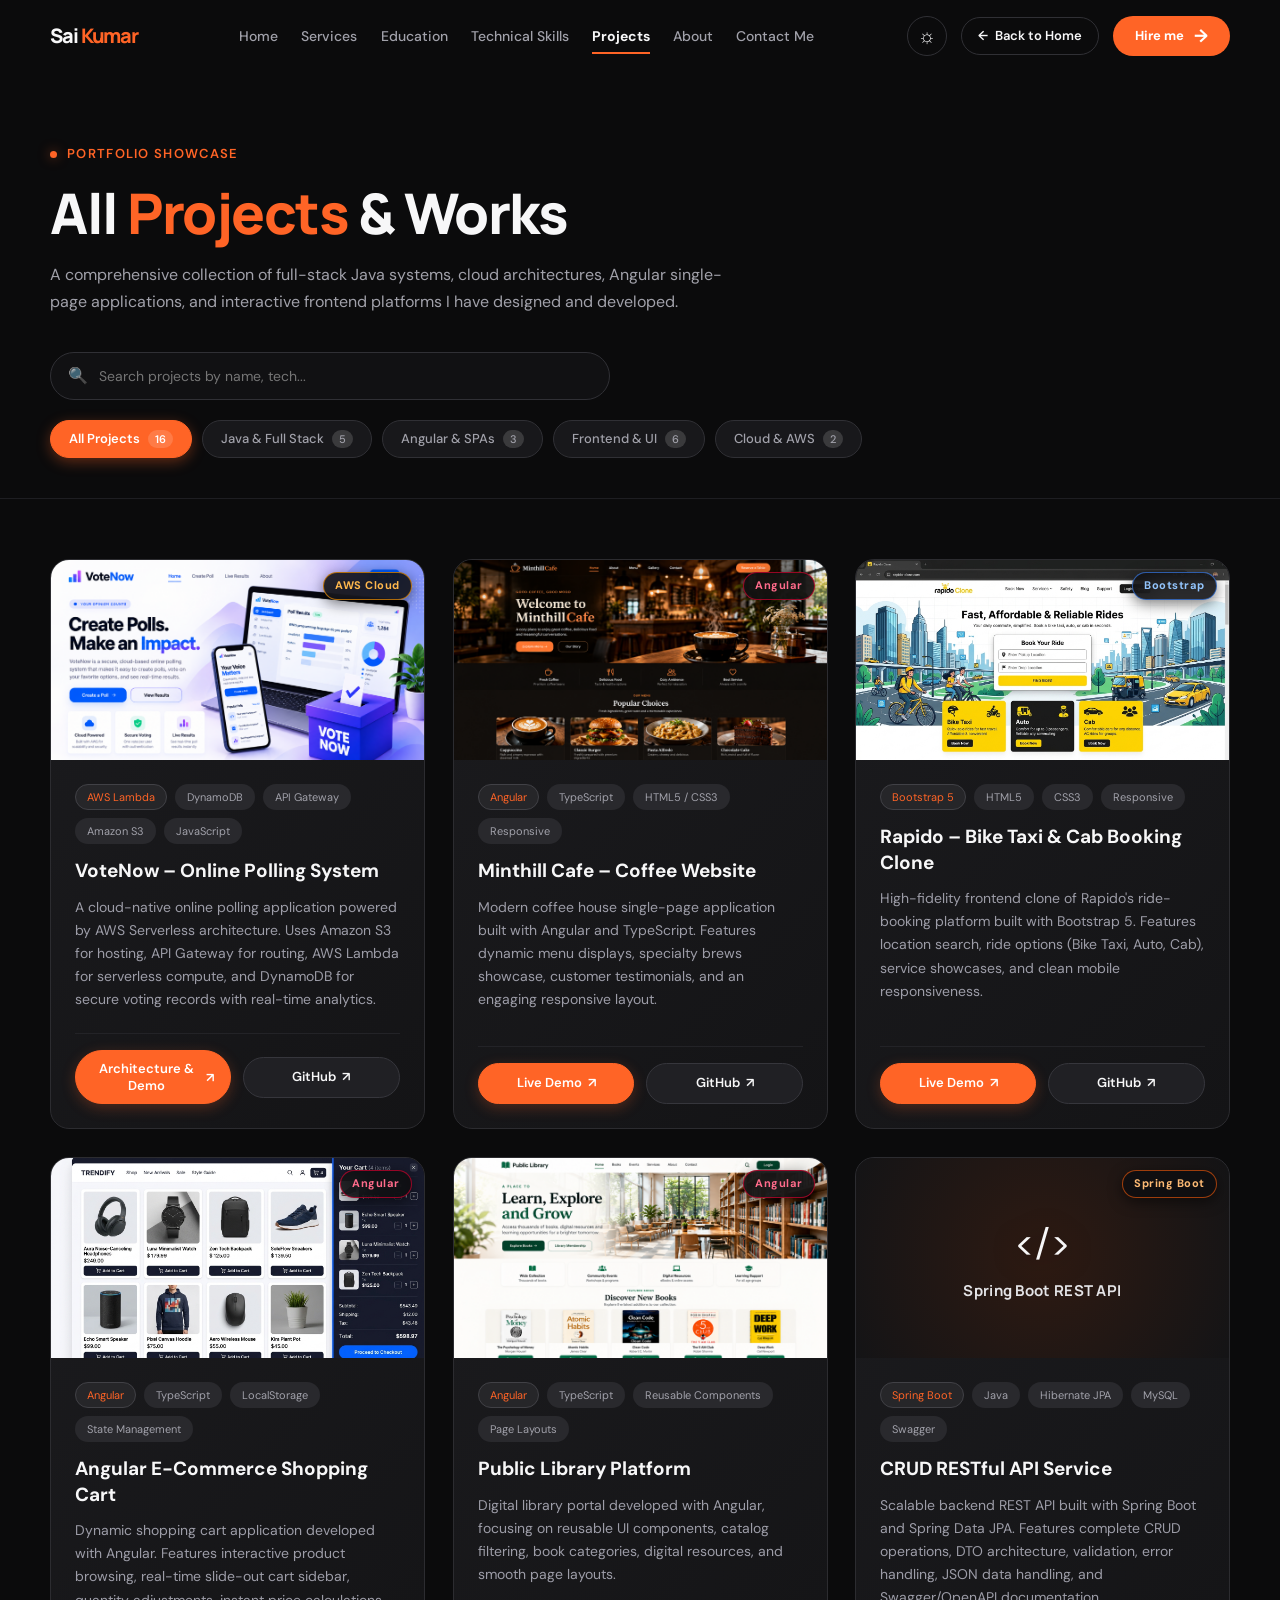
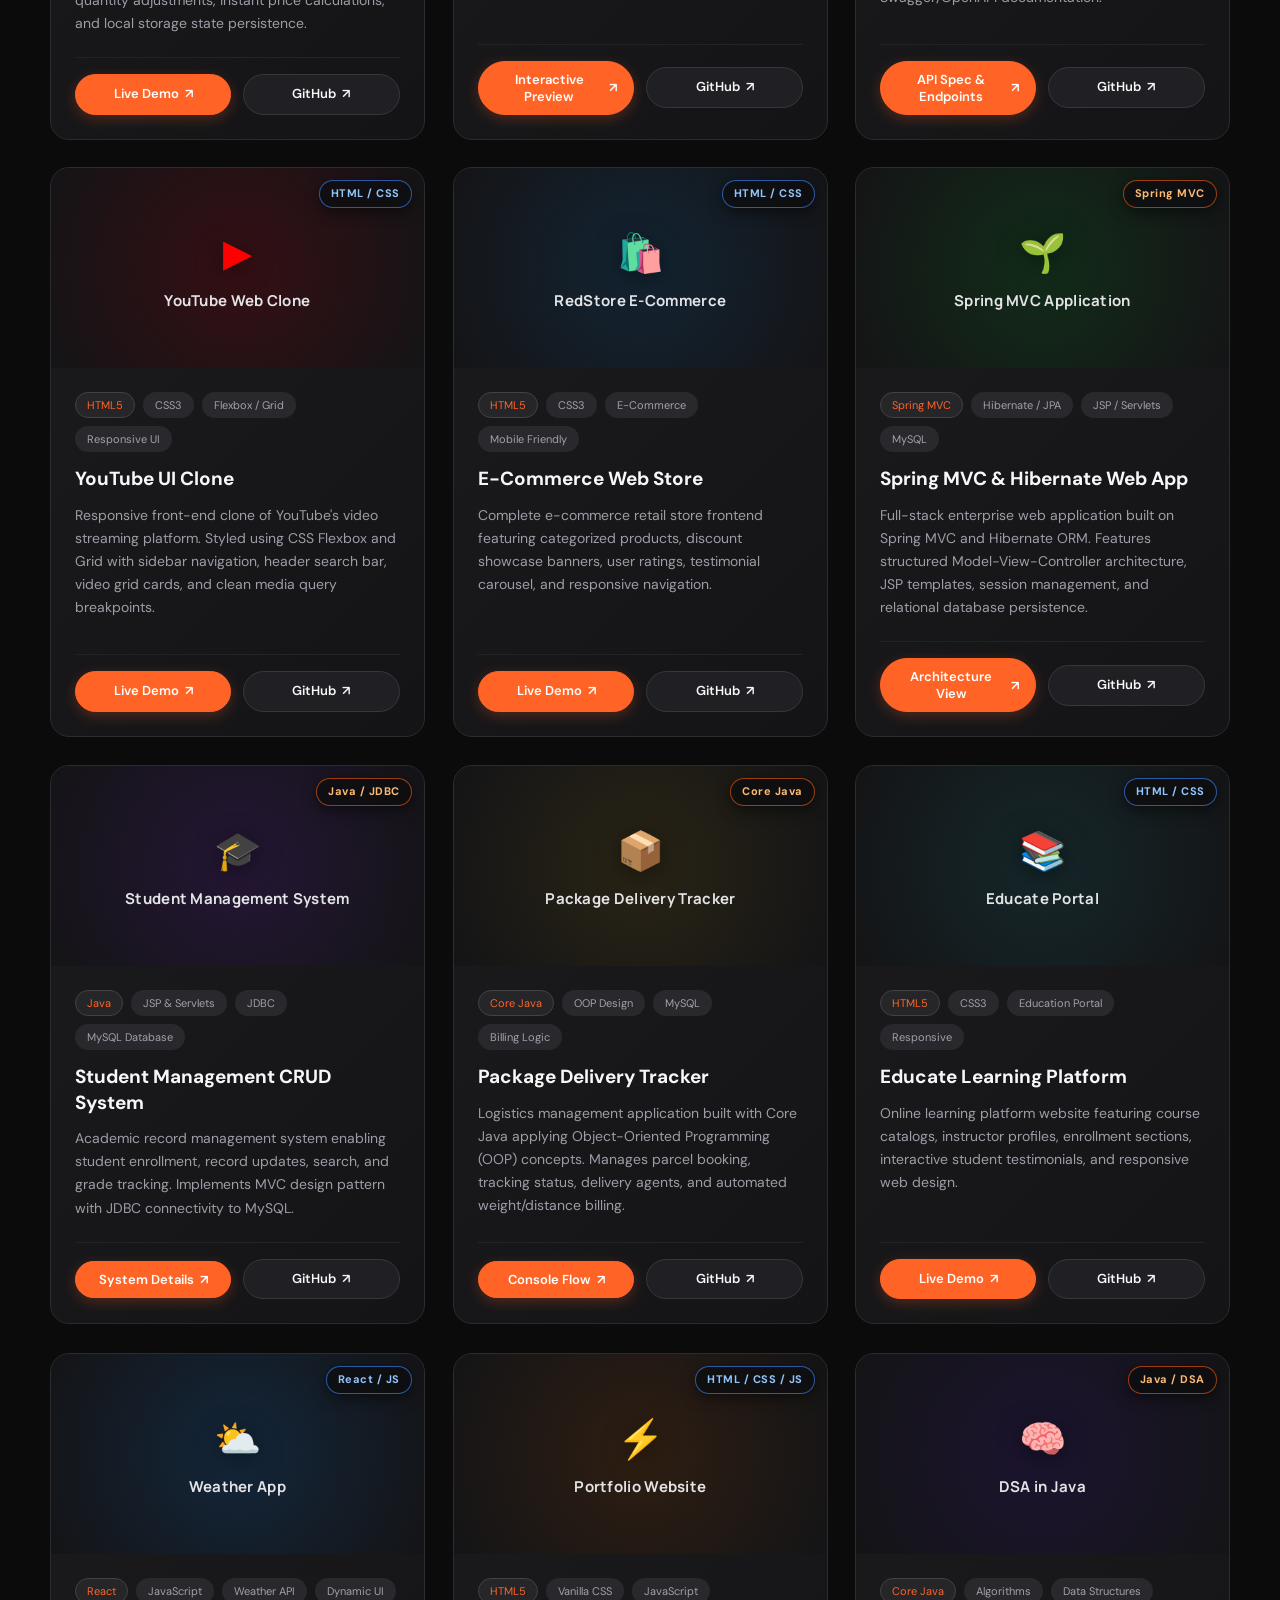
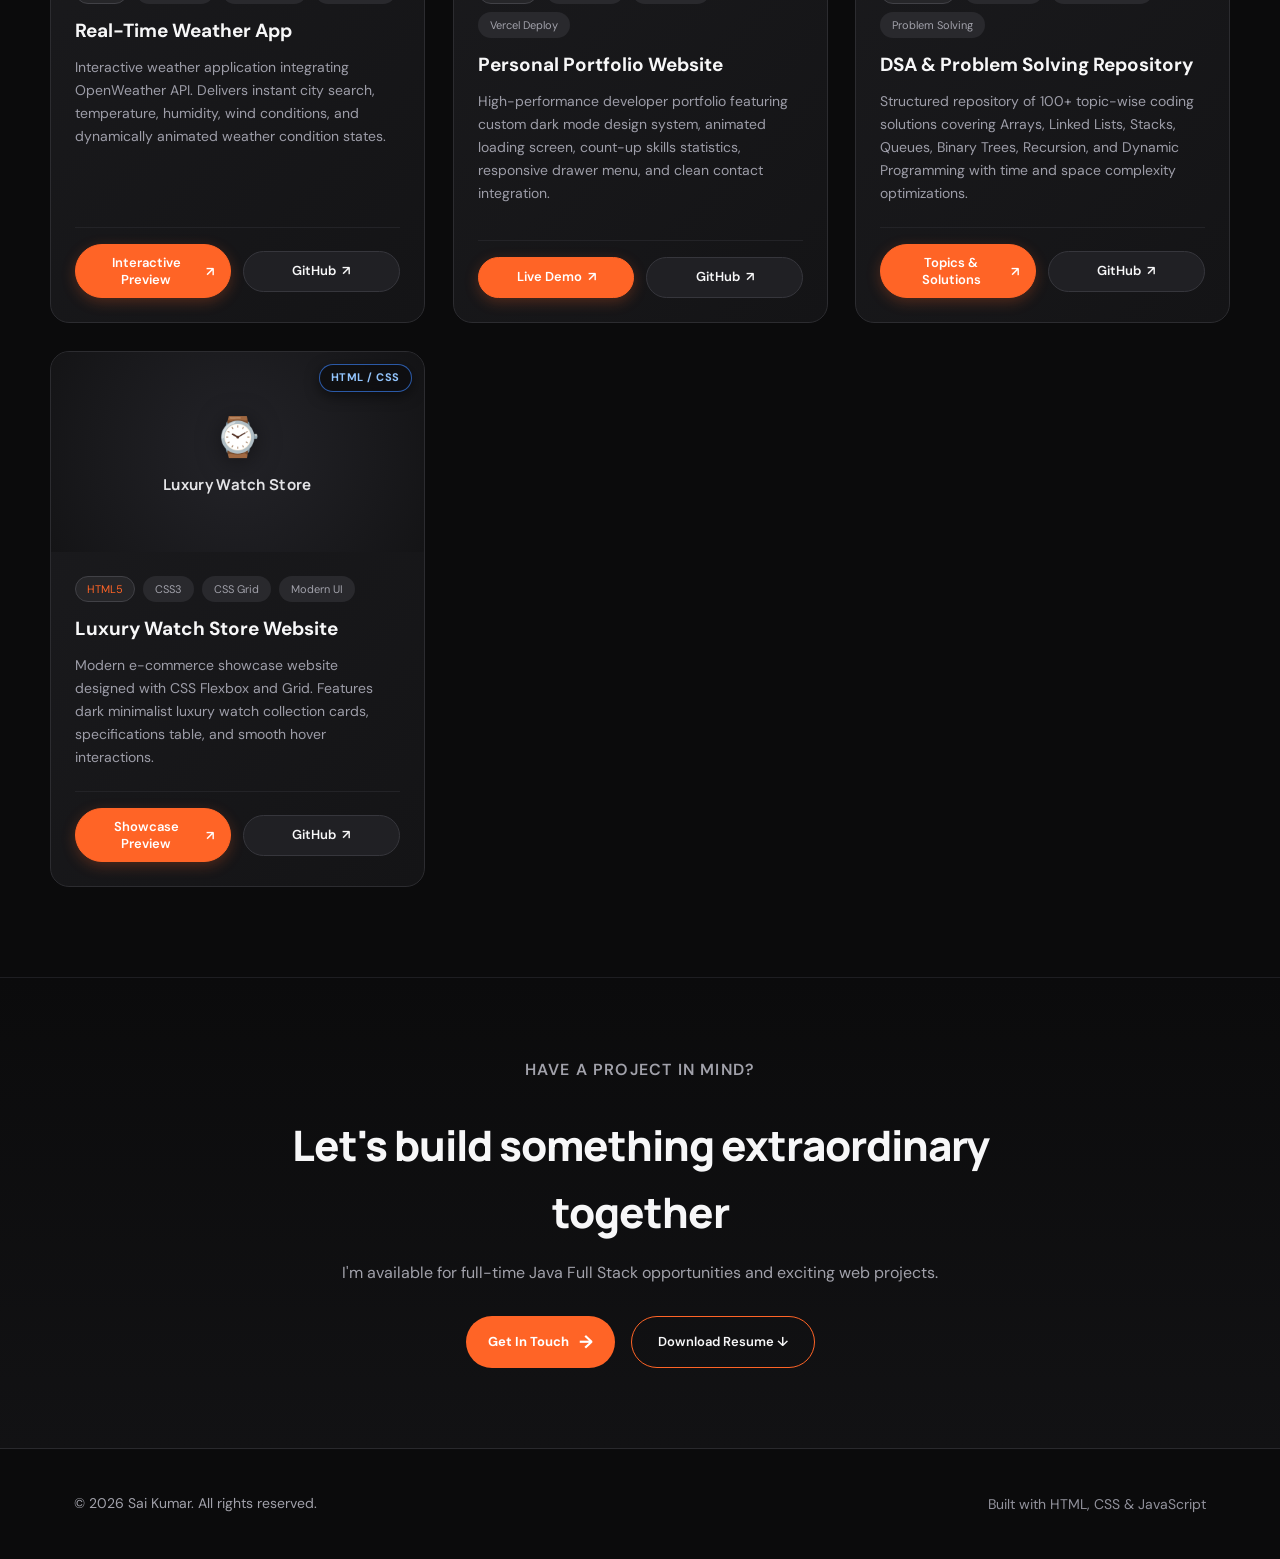
<file: projects.html>
<!DOCTYPE html>
<html lang="en">

<head>
    <meta charset="UTF-8">
    <meta name="viewport" content="width=device-width, initial-scale=1.0">
    <meta name="description" content="All Projects & Works - Sai Kumar | Java Full Stack Developer">
    <title>All Projects | Sai Kumar Portfolio</title>

    <link rel="preconnect" href="https://fonts.googleapis.com">
    <link rel="preconnect" href="https://fonts.gstatic.com" crossorigin>
    <link
        href="https://fonts.googleapis.com/css2?family=DM+Sans:wght@400;500;600;700&family=Manrope:wght@400;500;600;700;800&display=swap"
        rel="stylesheet">

    <link rel="stylesheet" href="style.css">
</head>

<body class="projects-page">

    <!-- PAGE PRELOADER -->
    <div class="page-preloader" id="pagePreloader" aria-hidden="true">
        <div class="preloader-inner">
            <div class="preloader-logo">
                Sai<span> Kumar</span>
            </div>
            <div class="preloader-bar">
                <div class="preloader-progress"></div>
            </div>
            <p class="preloader-text">Loading Projects...</p>
        </div>
    </div>

    <!-- NAVBAR -->
    <header class="navbar">
        <a href="index.html#home" class="logo">Sai<span> Kumar</span></a>

        <nav class="nav-links" id="navLinks">
            <a href="index.html#home">Home</a>
            <a href="index.html#services">Services</a>
            <a href="index.html#education">Education</a>
            <a href="index.html#skills">Technical Skills</a>
            <a href="projects.html" class="active">Projects</a>
            <a href="index.html#about">About</a>
            <a href="index.html#contact">Contact Me</a>
        </nav>

        <div class="nav-actions">
            <button class="theme-btn" id="themeBtn" aria-label="Toggle theme">☼</button>
            <a href="index.html" class="back-home-btn" aria-label="Back to Home">
                <span class="back-arrow">←</span>
                <span class="btn-text-full">Back to Home</span>
                <span class="btn-text-short">Home</span>
            </a>
            <a href="index.html#contact" class="hire-btn">
                Hire me <span>→</span>
            </a>
        </div>

        <button class="menu-btn" id="menuBtn" aria-label="Toggle navigation" aria-expanded="false">☰</button>
    </header>

    <main>
        <!-- PROJECTS HERO SECTION -->
        <section class="projects-hero">
            <div class="projects-hero-container">
                <div class="hero-badge">
                    <span class="availability-dot"></span>
                    PORTFOLIO SHOWCASE
                </div>
                <h1 class="projects-title">All <span>Projects</span> &amp; Works</h1>
                <p class="projects-subtitle">
                    A comprehensive collection of full-stack Java systems, cloud architectures, Angular single-page
                    applications, and interactive frontend platforms I have designed and developed.
                </p>

                <!-- CONTROLS: SEARCH & FILTERS -->
                <div class="projects-controls">
                    <div class="search-box">
                        <span class="search-icon">🔍</span>
                        <input type="text" id="projectSearch" placeholder="Search projects by name, tech..."
                            autocomplete="off">
                        <button id="clearSearch" class="clear-search" aria-label="Clear search"
                            style="display: none;">✕</button>
                    </div>

                    <div class="filter-tabs" id="filterTabs">
                        <button class="filter-btn active" data-filter="all">All Projects <span
                                class="filter-count">16</span></button>
                        <button class="filter-btn" data-filter="java">Java &amp; Full Stack <span
                                class="filter-count">5</span></button>
                        <button class="filter-btn" data-filter="angular">Angular &amp; SPAs <span
                                class="filter-count">3</span></button>
                        <button class="filter-btn" data-filter="frontend">Frontend &amp; UI <span
                                class="filter-count">6</span></button>
                        <button class="filter-btn" data-filter="cloud">Cloud &amp; AWS <span
                                class="filter-count">2</span></button>
                    </div>
                </div>
            </div>
        </section>

        <!-- PROJECTS GRID SECTION -->
        <section class="all-projects-section">
            <div class="all-projects-container">

                <div class="projects-grid-full" id="projectsGrid">

                    <!-- PROJECT 1: VOTENOW (AWS SERVERLESS) -->
                    <article class="project-showcase-card reveal" data-category="cloud java"
                        data-title="votenow online polling system aws lambda dynamodb serverless api gateway">
                        <div class="project-card-image">
                            <img src="assets/votenow.png" alt="VoteNow Online Polling System preview">
                            <span class="project-category-badge cloud">AWS Cloud</span>
                        </div>
                        <div class="project-card-content">
                            <div class="project-tags">
                                <span class="tag tag-active">AWS Lambda</span>
                                <span class="tag">DynamoDB</span>
                                <span class="tag">API Gateway</span>
                                <span class="tag">Amazon S3</span>
                                <span class="tag">JavaScript</span>
                            </div>
                            <h3>VoteNow – Online Polling System</h3>
                            <p>
                                A cloud-native online polling application powered by AWS Serverless architecture. Uses
                                Amazon S3 for hosting, API Gateway for routing, AWS Lambda for serverless compute, and
                                DynamoDB for secure voting records with real-time analytics.
                            </p>
                            <div class="project-card-actions">
                                <button class="btn-demo" data-modal="votenow-modal">
                                    <span>Architecture &amp; Demo</span> ↗
                                </button>
                                <a href="https://github.com/ASaikumar2004" target="_blank" rel="noopener noreferrer"
                                    class="btn-github">
                                    <span>GitHub</span> ↗
                                </a>
                            </div>
                        </div>
                    </article>

                    <!-- PROJECT 2: MINTHILL CAFE (ANGULAR) -->
                    <article class="project-showcase-card reveal" data-category="angular"
                        data-title="minthill cafe coffee website angular typescript">
                        <div class="project-card-image">
                            <img src="assets/minthillcafe.png" alt="Minthill Cafe Coffee Website preview">
                            <span class="project-category-badge angular">Angular</span>
                        </div>
                        <div class="project-card-content">
                            <div class="project-tags">
                                <span class="tag tag-active">Angular</span>
                                <span class="tag">TypeScript</span>
                                <span class="tag">HTML5 / CSS3</span>
                                <span class="tag">Responsive</span>
                            </div>
                            <h3>Minthill Cafe – Coffee Website</h3>
                            <p>
                                Modern coffee house single-page application built with Angular and TypeScript. Features
                                dynamic menu displays, specialty brews showcase, customer testimonials, and an engaging
                                responsive layout.
                            </p>
                            <div class="project-card-actions">
                                <a href="https://asaikumar2004.github.io/CoffeeWebsite-Angular/" target="_blank"
                                    rel="noopener noreferrer" class="btn-demo">
                                    <span>Live Demo</span> ↗
                                </a>
                                <a href="https://github.com/ASaikumar2004/CoffeeWebsite-Angular" target="_blank"
                                    rel="noopener noreferrer" class="btn-github">
                                    <span>GitHub</span> ↗
                                </a>
                            </div>
                        </div>
                    </article>

                    <!-- PROJECT 3: RAPIDO BOOTSTRAP CLONE -->
                    <article class="project-showcase-card reveal" data-category="frontend"
                        data-title="rapido bootstrap clone bike taxi cab booking html css">
                        <div class="project-card-image">
                            <img src="assets/rapido.jpg" alt="Rapido Bike Taxi Clone preview">
                            <span class="project-category-badge frontend">Bootstrap</span>
                        </div>
                        <div class="project-card-content">
                            <div class="project-tags">
                                <span class="tag tag-active">Bootstrap 5</span>
                                <span class="tag">HTML5</span>
                                <span class="tag">CSS3</span>
                                <span class="tag">Responsive</span>
                            </div>
                            <h3>Rapido – Bike Taxi &amp; Cab Booking Clone</h3>
                            <p>
                                High-fidelity frontend clone of Rapido's ride-booking platform built with Bootstrap 5.
                                Features location search, ride options (Bike Taxi, Auto, Cab), service showcases, and
                                clean mobile responsiveness.
                            </p>
                            <div class="project-card-actions">
                                <a href="https://rapidobootstrapdemo.vercel.app" target="_blank"
                                    rel="noopener noreferrer" class="btn-demo">
                                    <span>Live Demo</span> ↗
                                </a>
                                <a href="https://github.com/ASaikumar2004/Rapido_BootStrap" target="_blank"
                                    rel="noopener noreferrer" class="btn-github">
                                    <span>GitHub</span> ↗
                                </a>
                            </div>
                        </div>
                    </article>

                    <!-- PROJECT 4: ANGULAR SHOPPING CART -->
                    <article class="project-showcase-card reveal" data-category="angular frontend"
                        data-title="angular shopping cart ecommerce website typescript localstorage">
                        <div class="project-card-image">
                            <img src="assets/shopping_cart.jpg" alt="Angular Shopping Cart App preview">
                            <span class="project-category-badge angular">Angular</span>
                        </div>
                        <div class="project-card-content">
                            <div class="project-tags">
                                <span class="tag tag-active">Angular</span>
                                <span class="tag">TypeScript</span>
                                <span class="tag">LocalStorage</span>
                                <span class="tag">State Management</span>
                            </div>
                            <h3>Angular E-Commerce Shopping Cart</h3>
                            <p>
                                Dynamic shopping cart application developed with Angular. Features interactive product
                                browsing, real-time slide-out cart sidebar, quantity adjustments, instant price
                                calculations, and local storage state persistence.
                            </p>
                            <div class="project-card-actions">
                                <a href="https://asaikumar2004.github.io/Angularwebsite/" target="_blank"
                                    rel="noopener noreferrer" class="btn-demo">
                                    <span>Live Demo</span> ↗
                                </a>
                                <a href="https://github.com/ASaikumar2004/Angularwebsite" target="_blank"
                                    rel="noopener noreferrer" class="btn-github">
                                    <span>GitHub</span> ↗
                                </a>
                            </div>
                        </div>
                    </article>

                    <!-- PROJECT 5: PUBLIC LIBRARY -->
                    <article class="project-showcase-card reveal" data-category="angular"
                        data-title="public library angular typescript reusable components books catalog">
                        <div class="project-card-image">
                            <img src="assets/library.png" alt="Public Library website preview">
                            <span class="project-category-badge angular">Angular</span>
                        </div>
                        <div class="project-card-content">
                            <div class="project-tags">
                                <span class="tag tag-active">Angular</span>
                                <span class="tag">TypeScript</span>
                                <span class="tag">Reusable Components</span>
                                <span class="tag">Page Layouts</span>
                            </div>
                            <h3>Public Library Platform</h3>
                            <p>
                                Digital library portal developed with Angular, focusing on reusable UI components,
                                catalog filtering, book categories, digital resources, and smooth page layouts.
                            </p>
                            <div class="project-card-actions">
                                <button class="btn-demo" data-modal="library-modal">
                                    <span>Interactive Preview</span> ↗
                                </button>
                                <a href="https://github.com/ASaikumar2004/PublicLibrary" target="_blank"
                                    rel="noopener noreferrer" class="btn-github">
                                    <span>GitHub</span> ↗
                                </a>
                            </div>
                        </div>
                    </article>

                    <!-- PROJECT 6: SPRING BOOT CRUD REST API -->
                    <article class="project-showcase-card reveal" data-category="java"
                        data-title="spring boot crud rest api java hibernate mysql swagger openapi">
                        <div class="project-card-image preview-placeholder java-bg">
                            <div class="code-badge">
                                <span class="code-icon">&lt;/&gt;</span>
                                <span class="code-title">Spring Boot REST API</span>
                            </div>
                            <span class="project-category-badge java">Spring Boot</span>
                        </div>
                        <div class="project-card-content">
                            <div class="project-tags">
                                <span class="tag tag-active">Spring Boot</span>
                                <span class="tag">Java</span>
                                <span class="tag">Hibernate JPA</span>
                                <span class="tag">MySQL</span>
                                <span class="tag">Swagger</span>
                            </div>
                            <h3>CRUD RESTful API Service</h3>
                            <p>
                                Scalable backend REST API built with Spring Boot and Spring Data JPA. Features complete
                                CRUD operations, DTO architecture, validation, error handling, JSON data handling, and
                                Swagger/OpenAPI documentation.
                            </p>
                            <div class="project-card-actions">
                                <button class="btn-demo" data-modal="restapi-modal">
                                    <span>API Spec &amp; Endpoints</span> ↗
                                </button>
                                <a href="https://github.com/ASaikumar2004/RestApi" target="_blank"
                                    rel="noopener noreferrer" class="btn-github">
                                    <span>GitHub</span> ↗
                                </a>
                            </div>
                        </div>
                    </article>

                    <!-- PROJECT 7: YOUTUBE CLONE -->
                    <article class="project-showcase-card reveal" data-category="frontend"
                        data-title="youtube clone html5 css3 flexbox grid video player ui">
                        <div class="project-card-image preview-placeholder youtube-bg">
                            <div class="code-badge">
                                <span class="yt-play-icon">▶</span>
                                <span class="code-title">YouTube Web Clone</span>
                            </div>
                            <span class="project-category-badge frontend">HTML / CSS</span>
                        </div>
                        <div class="project-card-content">
                            <div class="project-tags">
                                <span class="tag tag-active">HTML5</span>
                                <span class="tag">CSS3</span>
                                <span class="tag">Flexbox / Grid</span>
                                <span class="tag">Responsive UI</span>
                            </div>
                            <h3>YouTube UI Clone</h3>
                            <p>
                                Responsive front-end clone of YouTube's video streaming platform. Styled using CSS
                                Flexbox and Grid with sidebar navigation, header search bar, video grid cards, and clean
                                media query breakpoints.
                            </p>
                            <div class="project-card-actions">
                                <a href="https://asaikumar2004.github.io/youtubeclone/" target="_blank"
                                    rel="noopener noreferrer" class="btn-demo">
                                    <span>Live Demo</span> ↗
                                </a>
                                <a href="https://github.com/ASaikumar2004/youtubeclone" target="_blank"
                                    rel="noopener noreferrer" class="btn-github">
                                    <span>GitHub</span> ↗
                                </a>
                            </div>
                        </div>
                    </article>

                    <!-- PROJECT 8: E-COMMERCE RETAIL STORE -->
                    <article class="project-showcase-card reveal" data-category="frontend"
                        data-title="ecommerce website html css redstore retail fashion online store">
                        <div class="project-card-image preview-placeholder store-bg">
                            <div class="code-badge">
                                <span class="code-icon">🛍️</span>
                                <span class="code-title">RedStore E-Commerce</span>
                            </div>
                            <span class="project-category-badge frontend">HTML / CSS</span>
                        </div>
                        <div class="project-card-content">
                            <div class="project-tags">
                                <span class="tag tag-active">HTML5</span>
                                <span class="tag">CSS3</span>
                                <span class="tag">E-Commerce</span>
                                <span class="tag">Mobile Friendly</span>
                            </div>
                            <h3>E-Commerce Web Store</h3>
                            <p>
                                Complete e-commerce retail store frontend featuring categorized products, discount
                                showcase banners, user ratings, testimonial carousel, and responsive navigation.
                            </p>
                            <div class="project-card-actions">
                                <a href="https://asaikumar2004.github.io/Ecommerce-website-html-CSS/" target="_blank"
                                    rel="noopener noreferrer" class="btn-demo">
                                    <span>Live Demo</span> ↗
                                </a>
                                <a href="https://github.com/ASaikumar2004/Ecommerce-website-html-CSS" target="_blank"
                                    rel="noopener noreferrer" class="btn-github">
                                    <span>GitHub</span> ↗
                                </a>
                            </div>
                        </div>
                    </article>

                    <!-- PROJECT 9: SPRING MVC & HIBERNATE WEB APP -->
                    <article class="project-showcase-card reveal" data-category="java"
                        data-title="spring mvc hibernate jsp servlets mysql crud web application">
                        <div class="project-card-image preview-placeholder spring-bg">
                            <div class="code-badge">
                                <span class="code-icon">🌱</span>
                                <span class="code-title">Spring MVC Application</span>
                            </div>
                            <span class="project-category-badge java">Spring MVC</span>
                        </div>
                        <div class="project-card-content">
                            <div class="project-tags">
                                <span class="tag tag-active">Spring MVC</span>
                                <span class="tag">Hibernate / JPA</span>
                                <span class="tag">JSP / Servlets</span>
                                <span class="tag">MySQL</span>
                            </div>
                            <h3>Spring MVC &amp; Hibernate Web App</h3>
                            <p>
                                Full-stack enterprise web application built on Spring MVC and Hibernate ORM. Features
                                structured Model-View-Controller architecture, JSP templates, session management, and
                                relational database persistence.
                            </p>
                            <div class="project-card-actions">
                                <button class="btn-demo" data-modal="springmvc-modal">
                                    <span>Architecture View</span> ↗
                                </button>
                                <a href="https://github.com/ASaikumar2004/springmvc-" target="_blank"
                                    rel="noopener noreferrer" class="btn-github">
                                    <span>GitHub</span> ↗
                                </a>
                            </div>
                        </div>
                    </article>

                    <!-- PROJECT 10: STUDENT MANAGEMENT SYSTEM -->
                    <article class="project-showcase-card reveal" data-category="java"
                        data-title="student management system java jsp servlets jdbc mysql crud">
                        <div class="project-card-image preview-placeholder student-bg">
                            <div class="code-badge">
                                <span class="code-icon">🎓</span>
                                <span class="code-title">Student Management System</span>
                            </div>
                            <span class="project-category-badge java">Java / JDBC</span>
                        </div>
                        <div class="project-card-content">
                            <div class="project-tags">
                                <span class="tag tag-active">Java</span>
                                <span class="tag">JSP &amp; Servlets</span>
                                <span class="tag">JDBC</span>
                                <span class="tag">MySQL Database</span>
                            </div>
                            <h3>Student Management CRUD System</h3>
                            <p>
                                Academic record management system enabling student enrollment, record updates, search,
                                and grade tracking. Implements MVC design pattern with JDBC connectivity to MySQL.
                            </p>
                            <div class="project-card-actions">
                                <button class="btn-demo" data-modal="student-modal">
                                    <span>System Details</span> ↗
                                </button>
                                <a href="https://github.com/ASaikumar2004/studentcrud" target="_blank"
                                    rel="noopener noreferrer" class="btn-github">
                                    <span>GitHub</span> ↗
                                </a>
                            </div>
                        </div>
                    </article>

                    <!-- PROJECT 11: PACKAGE DELIVERY TRACKER -->
                    <article class="project-showcase-card reveal" data-category="java"
                        data-title="package delivery tracker core java oop mysql console billing logistics">
                        <div class="project-card-image preview-placeholder delivery-bg">
                            <div class="code-badge">
                                <span class="code-icon">📦</span>
                                <span class="code-title">Package Delivery Tracker</span>
                            </div>
                            <span class="project-category-badge java">Core Java</span>
                        </div>
                        <div class="project-card-content">
                            <div class="project-tags">
                                <span class="tag tag-active">Core Java</span>
                                <span class="tag">OOP Design</span>
                                <span class="tag">MySQL</span>
                                <span class="tag">Billing Logic</span>
                            </div>
                            <h3>Package Delivery Tracker</h3>
                            <p>
                                Logistics management application built with Core Java applying Object-Oriented
                                Programming (OOP) concepts. Manages parcel booking, tracking status, delivery agents,
                                and automated weight/distance billing.
                            </p>
                            <div class="project-card-actions">
                                <button class="btn-demo" data-modal="delivery-modal">
                                    <span>Console Flow</span> ↗
                                </button>
                                <a href="https://github.com/ASaikumar2004/PackageDeliveryTracker_CoreJava"
                                    target="_blank" rel="noopener noreferrer" class="btn-github">
                                    <span>GitHub</span> ↗
                                </a>
                            </div>
                        </div>
                    </article>

                    <!-- PROJECT 12: EDUCATE LEARNING PLATFORM -->
                    <article class="project-showcase-card reveal" data-category="frontend"
                        data-title="myproject educate learning portal online courses education html css">
                        <div class="project-card-image preview-placeholder edu-bg">
                            <div class="code-badge">
                                <span class="code-icon">📚</span>
                                <span class="code-title">Educate Portal</span>
                            </div>
                            <span class="project-category-badge frontend">HTML / CSS</span>
                        </div>
                        <div class="project-card-content">
                            <div class="project-tags">
                                <span class="tag tag-active">HTML5</span>
                                <span class="tag">CSS3</span>
                                <span class="tag">Education Portal</span>
                                <span class="tag">Responsive</span>
                            </div>
                            <h3>Educate Learning Platform</h3>
                            <p>
                                Online learning platform website featuring course catalogs, instructor profiles,
                                enrollment sections, interactive student testimonials, and responsive web design.
                            </p>
                            <div class="project-card-actions">
                                <a href="https://asaikumar2004.github.io/myproject-educate/" target="_blank"
                                    rel="noopener noreferrer" class="btn-demo">
                                    <span>Live Demo</span> ↗
                                </a>
                                <a href="https://github.com/ASaikumar2004/myproject-educate" target="_blank"
                                    rel="noopener noreferrer" class="btn-github">
                                    <span>GitHub</span> ↗
                                </a>
                            </div>
                        </div>
                    </article>

                    <!-- PROJECT 13: REAL-TIME WEATHER APP -->
                    <article class="project-showcase-card reveal" data-category="frontend"
                        data-title="weather app react javascript openweather api live weather">
                        <div class="project-card-image preview-placeholder weather-bg">
                            <div class="code-badge">
                                <span class="code-icon">⛅</span>
                                <span class="code-title">Weather App</span>
                            </div>
                            <span class="project-category-badge frontend">React / JS</span>
                        </div>
                        <div class="project-card-content">
                            <div class="project-tags">
                                <span class="tag tag-active">React</span>
                                <span class="tag">JavaScript</span>
                                <span class="tag">Weather API</span>
                                <span class="tag">Dynamic UI</span>
                            </div>
                            <h3>Real-Time Weather App</h3>
                            <p>
                                Interactive weather application integrating OpenWeather API. Delivers instant city
                                search, temperature, humidity, wind conditions, and dynamically animated weather
                                condition states.
                            </p>
                            <div class="project-card-actions">
                                <button class="btn-demo" data-modal="weather-modal">
                                    <span>Interactive Preview</span> ↗
                                </button>
                                <a href="https://github.com/ASaikumar2004/weatherapp" target="_blank"
                                    rel="noopener noreferrer" class="btn-github">
                                    <span>GitHub</span> ↗
                                </a>
                            </div>
                        </div>
                    </article>

                    <!-- PROJECT 14: PERSONAL PORTFOLIO WEBSITE -->
                    <article class="project-showcase-card reveal" data-category="frontend"
                        data-title="portfolio website personal developer html css javascript dark theme">
                        <div class="project-card-image preview-placeholder portfolio-bg">
                            <div class="code-badge">
                                <span class="code-icon">⚡</span>
                                <span class="code-title">Portfolio Website</span>
                            </div>
                            <span class="project-category-badge frontend">HTML / CSS / JS</span>
                        </div>
                        <div class="project-card-content">
                            <div class="project-tags">
                                <span class="tag tag-active">HTML5</span>
                                <span class="tag">Vanilla CSS</span>
                                <span class="tag">JavaScript</span>
                                <span class="tag">Vercel Deploy</span>
                            </div>
                            <h3>Personal Portfolio Website</h3>
                            <p>
                                High-performance developer portfolio featuring custom dark mode design system, animated
                                loading screen, count-up skills statistics, responsive drawer menu, and clean contact
                                integration.
                            </p>
                            <div class="project-card-actions">
                                <a href="https://ampolusaikumar.vercel.app" target="_blank" rel="noopener noreferrer"
                                    class="btn-demo">
                                    <span>Live Demo</span> ↗
                                </a>
                                <a href="https://github.com/ASaikumar2004/PortFolio_WebSite" target="_blank"
                                    rel="noopener noreferrer" class="btn-github">
                                    <span>GitHub</span> ↗
                                </a>
                            </div>
                        </div>
                    </article>

                    <!-- PROJECT 15: DATA STRUCTURES & ALGORITHMS (DSA) -->
                    <article class="project-showcase-card reveal" data-category="java"
                        data-title="dsa data structures algorithms java problem solving leetcode coding">
                        <div class="project-card-image preview-placeholder dsa-bg">
                            <div class="code-badge">
                                <span class="code-icon">🧠</span>
                                <span class="code-title">DSA in Java</span>
                            </div>
                            <span class="project-category-badge java">Java / DSA</span>
                        </div>
                        <div class="project-card-content">
                            <div class="project-tags">
                                <span class="tag tag-active">Core Java</span>
                                <span class="tag">Algorithms</span>
                                <span class="tag">Data Structures</span>
                                <span class="tag">Problem Solving</span>
                            </div>
                            <h3>DSA &amp; Problem Solving Repository</h3>
                            <p>
                                Structured repository of 100+ topic-wise coding solutions covering Arrays, Linked Lists,
                                Stacks, Queues, Binary Trees, Recursion, and Dynamic Programming with time and space
                                complexity optimizations.
                            </p>
                            <div class="project-card-actions">
                                <button class="btn-demo" data-modal="dsa-modal">
                                    <span>Topics &amp; Solutions</span> ↗
                                </button>
                                <a href="https://github.com/ASaikumar2004/DSA" target="_blank" rel="noopener noreferrer"
                                    class="btn-github">
                                    <span>GitHub</span> ↗
                                </a>
                            </div>
                        </div>
                    </article>

                    <!-- PROJECT 16: LUXURY WATCH STORE -->
                    <article class="project-showcase-card reveal" data-category="frontend"
                        data-title="watch store website luxury watches ecommerce html css flexbox">
                        <div class="project-card-image preview-placeholder watch-bg">
                            <div class="code-badge">
                                <span class="code-icon">⌚</span>
                                <span class="code-title">Luxury Watch Store</span>
                            </div>
                            <span class="project-category-badge frontend">HTML / CSS</span>
                        </div>
                        <div class="project-card-content">
                            <div class="project-tags">
                                <span class="tag tag-active">HTML5</span>
                                <span class="tag">CSS3</span>
                                <span class="tag">CSS Grid</span>
                                <span class="tag">Modern UI</span>
                            </div>
                            <h3>Luxury Watch Store Website</h3>
                            <p>
                                Modern e-commerce showcase website designed with CSS Flexbox and Grid. Features dark
                                minimalist luxury watch collection cards, specifications table, and smooth hover
                                interactions.
                            </p>
                            <div class="project-card-actions">
                                <button class="btn-demo" data-modal="watch-modal">
                                    <span>Showcase Preview</span> ↗
                                </button>
                                <a href="https://github.com/ASaikumar2004/watchwebsite" target="_blank"
                                    rel="noopener noreferrer" class="btn-github">
                                    <span>GitHub</span> ↗
                                </a>
                            </div>
                        </div>
                    </article>

                </div>

                <!-- NO RESULTS FOUND NOTICE -->
                <div class="no-projects" id="noProjects" style="display: none;">
                    <div class="no-projects-icon">🔍</div>
                    <h3>No matching projects found</h3>
                    <p>Try searching with another keyword or select "All Projects" to view all repositories.</p>
                    <button class="primary-btn" id="resetFilterBtn">Reset Filters</button>
                </div>

            </div>
        </section>

        <!-- CTA CONTACT SECTION -->
        <section class="projects-cta">
            <div class="projects-cta-container">
                <p class="section-label">HAVE A PROJECT IN MIND?</p>
                <h2>Let's build something extraordinary together</h2>
                <p>I'm available for full-time Java Full Stack opportunities and exciting web projects.</p>
                <div class="cta-actions">
                    <a href="index.html#contact" class="hire-btn">Get In Touch <span>→</span></a>
                    <a href="assets/Sai_Kumar_Resume.pdf" class="download-btn" download>Download Resume ↓</a>
                </div>
            </div>
        </section>

        <!-- FOOTER -->
        <footer class="site-footer">
            <div class="footer-container">
                <div class="footer-left">
                    <p>&copy; <span id="footerYear"></span> Sai Kumar. All rights reserved.</p>
                </div>
                <div class="footer-right">
                    <span>Built with HTML, CSS &amp; JavaScript</span>
                </div>
            </div>
        </footer>
    </main>

    <!-- BACK TO TOP BUTTON -->
    <button class="back-to-top" id="backToTop" aria-label="Back to top" title="Back to top">↑</button>

    <!-- INTERACTIVE PROJECT MODAL (FOR ARCHITECTURE & BACKEND WALKTHROUGHS) -->
    <div class="project-modal" id="projectModal" aria-hidden="true" role="dialog">
        <div class="modal-backdrop" id="modalBackdrop"></div>
        <div class="modal-dialog">
            <button class="modal-close" id="modalClose" aria-label="Close modal">&times;</button>
            <div class="modal-body" id="modalBody">
                <!-- Dynamically populated by JavaScript -->
            </div>
        </div>
    </div>

    <script src="script.js"></script>
    <script src="projects.js"></script>
</body>

</html>
</file>
<file: style.css>
/* =========================================
   GLOBAL STYLES & DESIGN TOKENS
   Portfolio - Ampolu Sai Kumar
   ========================================= */

:root {
    --bg: #0b0b0c;
    --surface: #111113;
    --text: #f7f7f8;
    --muted: #a1a1aa;
    --accent: #ff6426;
    --border: #303035;
    --card: #151517;
}

* {
    margin: 0;
    padding: 0;
    box-sizing: border-box;
}

html {
    scroll-behavior: smooth;
    scroll-padding-top: 90px;
    max-width: 100%;
}

body {
    background: var(--bg);
    color: var(--text);
    font-family: "DM Sans", sans-serif;
    font-size: 14px;
    line-height: 1.6;
    overflow-x: hidden;
    max-width: 100%;
    transition: background-color 0.3s ease, color 0.3s ease;
}

a {
    color: inherit;
    text-decoration: none;
}

img {
    max-width: 100%;
    display: block;
}

/* =========================================
   PAGE PRELOADER (LOAD / REFRESH ANIMATION)
   ========================================= */

body.is-loading {
    overflow: hidden !important;
}

.page-preloader {
    position: fixed;
    inset: 0;
    width: 100%;
    height: 100vh;
    background: #0b0b0c;
    z-index: 99999;
    display: flex;
    align-items: center;
    justify-content: center;
    opacity: 1;
    visibility: visible;
    transition: opacity 0.6s cubic-bezier(0.16, 1, 0.3, 1), visibility 0.6s ease;
}

body.light-theme .page-preloader {
    background: #f7f7f7;
}

.page-preloader.fade-out {
    opacity: 0;
    visibility: hidden;
    pointer-events: none;
}

.preloader-inner {
    display: flex;
    flex-direction: column;
    align-items: center;
    gap: 16px;
    text-align: center;
}

.preloader-logo {
    font-family: "Manrope", sans-serif;
    font-size: 34px;
    font-weight: 800;
    letter-spacing: -1.2px;
    color: #f7f7f8;
    animation: preloaderPulse 1.4s infinite ease-in-out;
}

body.light-theme .preloader-logo {
    color: #171719;
}

.preloader-logo span {
    color: var(--accent);
}

@keyframes preloaderPulse {

    0%,
    100% {
        transform: scale(1);
        opacity: 1;
    }

    50% {
        transform: scale(1.05);
        opacity: 0.85;
    }
}

.preloader-bar {
    width: 180px;
    height: 4px;
    border-radius: 10px;
    background: #202025;
    overflow: hidden;
    position: relative;
}

body.light-theme .preloader-bar {
    background: #e2e2e8;
}

.preloader-progress {
    width: 0%;
    height: 100%;
    border-radius: inherit;
    background: linear-gradient(90deg, #e9551c, var(--accent));
    box-shadow: 0 0 14px rgba(255, 100, 38, 0.8);
    animation: preloaderFill 1.1s cubic-bezier(0.2, 0.8, 0.2, 1) forwards;
}

@keyframes preloaderFill {
    0% {
        width: 0%;
    }

    45% {
        width: 70%;
    }

    100% {
        width: 100%;
    }
}

.preloader-text {
    font-size: 12px;
    color: var(--muted);
    font-weight: 600;
    letter-spacing: 1.5px;
    text-transform: uppercase;
}

.navbar {
    width: min(1180px, calc(100% - 48px));
    height: 72px;
    margin: 0 auto;
    display: flex;
    align-items: center;
    justify-content: space-between;
    gap: 20px;
    position: sticky;
    top: 0;
    z-index: 100;
    background: var(--bg);
    transition: background-color 0.3s ease;
}

.logo {
    font-family: "Manrope", sans-serif;
    font-size: 20px;
    font-weight: 800;
    letter-spacing: -1.1px;
    white-space: nowrap;
    flex-shrink: 0;
    margin-right: 28px;
}

.logo span {
    color: var(--accent);
}

.nav-links {
    display: flex;
    align-items: center;
    gap: clamp(14px, 1.8vw, 28px);
    flex-shrink: 1;
}

.nav-links a {
    position: relative;
    padding: 7px 0;
    color: var(--muted);
    font-size: 14px;
    font-weight: 500;
    white-space: nowrap;
    transition: color 0.25s ease;
}

.nav-links a::after {
    content: "";
    position: absolute;
    left: 0;
    bottom: 0;
    width: 100%;
    height: 2px;
    background: var(--accent);
    transform: scaleX(0);
    transform-origin: left;
    transition: transform 0.25s ease;
}

.nav-links a:hover,
.nav-links a.active {
    color: var(--text);
}

.nav-links a:hover::after,
.nav-links a.active::after {
    transform: scaleX(1);
}

.nav-links a.active {
    font-weight: 700;
}

.nav-actions {
    display: flex;
    align-items: center;
    gap: 14px;
    flex-shrink: 0;
    margin-left: 20px;
}

.theme-btn {
    width: 40px;
    height: 40px;
    display: grid;
    place-items: center;
    border: 1px solid var(--border);
    border-radius: 50%;
    background: transparent;
    color: var(--text);
    font-size: 20px;
    cursor: pointer;
    transition: border-color 0.25s ease, transform 0.25s ease, color 0.25s ease;
}

.theme-btn:hover {
    border-color: var(--accent);
    transform: rotate(20deg);
}

.hire-btn {
    min-height: 40px;
    padding: 8px 22px;
    display: inline-flex;
    align-items: center;
    justify-content: center;
    gap: 10px;
    border-radius: 40px;
    background: var(--accent);
    color: #ffffff;
    font-size: 13px;
    font-weight: 700;
    white-space: nowrap;
    transition: transform 0.25s ease, background 0.25s ease;
}

.hire-btn:hover {
    background: #e9551c;
    transform: translateY(-2px);
}

.hire-btn span {
    font-size: 18px;
    line-height: 1;
}

.menu-btn {
    display: none;
    align-items: center;
    justify-content: center;
    width: 40px;
    height: 40px;
    border: 1px solid var(--border);
    border-radius: 10px;
    background: transparent;
    color: var(--text);
    font-size: 24px;
    cursor: pointer;
    transition: border-color 0.25s ease;
}

.menu-btn:hover {
    border-color: var(--accent);
}

/* =========================================
   2. HERO SECTION
   ========================================= */

.hero {
    width: min(1180px, calc(100% - 48px));
    min-height: 680px;
    margin: 0 auto;
    padding: 40px 0 80px;
    display: grid;
    grid-template-columns: minmax(0, 1fr) 440px;
    grid-template-rows: auto auto;
    column-gap: 60px;
    row-gap: 20px;
    align-items: start;
    position: relative;
}

.hero::before {
    content: "";
    position: absolute;
    width: 420px;
    height: 420px;
    top: 180px;
    left: -250px;
    background: radial-gradient(circle, rgba(45, 45, 45, 0.15), transparent 70%);
    pointer-events: none;
}

.hero-content {
    grid-column: 1;
    grid-row: 1;
    width: 100%;
    position: relative;
    z-index: 1;
}

.availability {
    display: flex;
    align-items: center;
    gap: 10px;
    margin-bottom: 19px;
    color: var(--accent);
    font-size: 13px;
    font-weight: 600;
    letter-spacing: 1.3px;
    line-height: 1.5;
}

.availability-dot {
    width: 7px;
    height: 7px;
    flex-shrink: 0;
    border-radius: 50%;
    background: var(--accent);
    box-shadow: 0 0 12px rgba(255, 100, 38, 0.5);
    animation: pulse 2s infinite ease-in-out;
}

@keyframes pulse {

    0%,
    100% {
        opacity: 1;
        transform: scale(1);
    }

    50% {
        opacity: 0.5;
        transform: scale(0.85);
    }
}

.hero h1 {
    font-family: "Manrope", sans-serif;
    font-size: 68px;
    line-height: 1.15;
    font-weight: 800;
    letter-spacing: -3px;
}

.hero h1 span {
    color: var(--accent);
}

.description {
    max-width: 510px;
    margin-top: 23px;
    color: var(--muted);
    font-size: 19px;
    font-weight: 400;
    line-height: 1.5;
}

.description strong {
    color: #d5d5d9;
    font-weight: 600;
}

.hero-buttons {
    display: flex;
    align-items: center;
    gap: 12px;
    margin-top: 36px;
    flex-wrap: wrap;
}

.primary-btn,
.secondary-btn,
.download-btn {
    min-height: 52px;
    padding: 0 26px;
    display: inline-flex;
    align-items: center;
    justify-content: center;
    gap: 10px;
    border-radius: 50px;
    font-size: 13px;
    font-weight: 600;
    white-space: nowrap;
    text-decoration: none;
    transition: transform 0.25s ease, background 0.25s ease, border-color 0.25s ease, color 0.25s ease, box-shadow 0.25s ease;
}

.primary-btn {
    min-width: 170px;
    background: #ffffff;
    color: #171719;
}

.primary-btn:hover {
    transform: translateY(-3px);
    background: #ebebeb;
    box-shadow: 0 8px 20px rgba(255, 255, 255, 0.15);
}

.primary-btn span {
    font-size: 18px;
}

.secondary-btn {
    min-width: 140px;
    border: 1px solid #414147;
    background: transparent;
    color: #d1d1d5;
}

.secondary-btn:hover {
    transform: translateY(-3px);
    border-color: var(--accent);
    color: #ffffff;
    box-shadow: 0 8px 20px rgba(255, 100, 38, 0.2);
}

.download-btn {
    border: 1px solid var(--accent);
    color: var(--text);
    background: transparent;
}

.download-btn:hover {
    background: var(--accent);
    color: #ffffff;
    transform: translateY(-3px);
    box-shadow: 0 8px 20px rgba(255, 100, 38, 0.35);
}

.hero-stats {
    grid-column: 1;
    grid-row: 2;
    width: 100%;
    display: flex;
    justify-content: flex-start;
    align-items: flex-start;
    gap: 32px;
    margin-top: 14px;
    padding-top: 26px;
    border-top: 1px solid #252528;
}

.stat {
    min-width: 85px;
}

.stat h2 {
    font-family: "Manrope", sans-serif;
    font-size: 27px;
    line-height: 1.25;
    font-weight: 800;
    letter-spacing: -0.8px;
}

.stat p {
    margin-top: 3px;
    color: var(--muted);
    font-size: 12px;
    line-height: 1.5;
    white-space: nowrap;
}

.hero-image-area {
    grid-column: 2;
    grid-row: 1 / span 2;
    width: 440px;
    height: 440px;
    position: relative;
    display: block;
    justify-self: end;
    align-self: center;
}

.image-glow {
    position: absolute;
    inset: -30px;
    background: radial-gradient(circle, rgba(255, 100, 38, 0.09), transparent 70%);
    filter: blur(25px);
    pointer-events: none;
}

.profile-image {
    width: 440px;
    height: 440px;
    position: relative;
    z-index: 1;
    overflow: hidden;
    border-radius: 27px;
    background: #19191b;
}

.profile-image img {
    width: 100%;
    display: block;
    object-fit: cover;
    object-position: center;
}

.project-badge {
    position: absolute;
    z-index: 2;
    left: -18px;
    bottom: -18px;
    padding: 11px 17px;
    border-radius: 16px;
    background: var(--accent);
    color: #ffffff;
    font-size: 13px;
    font-weight: 700;
    white-space: nowrap;
    box-shadow: 0 8px 24px rgba(255, 100, 38, 0.35);
}

.badge-dot {
    display: inline-block;
    width: 7px;
    height: 7px;
    margin-right: 5px;
    border-radius: 50%;
    background: #ffffff;
}

/* =========================================
   3. SERVICES SECTION
   ========================================= */

.services-section {
    width: 100%;
    margin: 0;
    padding: 68px max(24px, calc((100% - 1180px) / 2)) 100px;
    background: radial-gradient(ellipse at 50% 45%, rgba(255, 255, 255, 0.018), transparent 70%), #101012;
}

.section-label {
    display: inline-block;
    margin-bottom: 12px;
    color: var(--accent);
    font-size: 12px;
    font-weight: 600;
    letter-spacing: 1.2px;
    line-height: 1.5;
}

.services-section>h2,
.work-heading h2 {
    margin: 0;
    color: #f7f7f8;
    font-family: "DM Sans", sans-serif;
    font-size: 46px;
    font-weight: 700;
    line-height: 1.2;
    letter-spacing: -1.5px;
}

.services-grid {
    display: grid;
    grid-template-columns: repeat(3, minmax(0, 1fr));
    gap: 25px;
    width: 100%;
    margin-top: 55px;
}

.service-card {
    min-width: 0;
    min-height: 300px;
    padding: 32px 32px 29px;
    display: flex;
    flex-direction: column;
    align-items: flex-start;
    background: linear-gradient(135deg, #1b1b1e, #19191c);
    border: 1px solid #2c2c30;
    border-radius: 19px;
    transition: background 0.25s ease, border-color 0.25s ease, transform 0.25s ease;
}

.service-card.featured-card {
    background: linear-gradient(135deg, #29292c, #27272a);
    border-color: #29292c;
}

.service-card:hover {
    transform: translateY(-4px);
    border-color: #414146;
}

.service-icon {
    width: 52px;
    height: 52px;
    flex-shrink: 0;
    display: flex;
    align-items: center;
    justify-content: center;
    margin-bottom: 25px;
    border-radius: 14px;
    background: #29292d;
    color: var(--accent);
}

.featured-card .service-icon {
    background: #414146;
}

.service-icon svg {
    display: block;
    width: 24px;
    height: 24px;
}

.service-card h3 {
    margin: 0 0 14px;
    color: #f7f7f8;
    font-family: "DM Sans", sans-serif;
    font-size: 19px;
    font-weight: 700;
    line-height: 1.4;
    letter-spacing: -0.3px;
}

.service-card p {
    margin: 0;
    color: #b5b5bd;
    font-size: 14px;
    font-weight: 400;
    line-height: 1.7;
}

/* =========================================
   4. EDUCATION SECTION
   ========================================= */

.education-section {
    width: 100%;
    padding: 60px 24px;
    background: var(--bg);
    color: var(--text);
}

.education-container {
    max-width: 1180px;
    margin: 0 auto;
}

.education-heading {
    margin-bottom: 50px;
}

.education-heading .section-label {
    display: block;
    margin-bottom: 16px;
}

.education-heading h2 {
    margin: 0 0 16px;
    font-size: clamp(36px, 4vw, 52px);
    line-height: 1.1;
    letter-spacing: -1.5px;
    font-weight: 700;
}

.education-heading>p {
    max-width: 600px;
    margin: 0;
    color: var(--muted);
    font-size: 16px;
    line-height: 1.8;
}

.education-timeline {
    position: relative;
    display: flex;
    flex-direction: column;
    gap: 28px;
    padding-left: 28px;
}

.education-timeline::before {
    content: "";
    position: absolute;
    top: 10px;
    bottom: 10px;
    left: 5px;
    width: 2px;
    background: linear-gradient(to bottom, var(--accent), #393034);
}

.education-item {
    position: relative;
}

.timeline-marker {
    position: absolute;
    top: 28px;
    left: -29px;
    width: 14px;
    height: 14px;
    border: 3px solid var(--accent);
    border-radius: 50%;
    background: var(--bg);
    box-shadow: 0 0 12px rgba(255, 100, 38, 0.2);
    z-index: 1;
}

.education-card {
    padding: 28px;
    border: 1px solid #303035;
    border-radius: 20px;
    background: linear-gradient(145deg, #19191c, #131315);
    transition: transform 0.3s ease, border-color 0.3s ease;
}

.education-card:hover {
    transform: translateY(-4px);
    border-color: var(--accent);
}

.education-meta {
    display: flex;
    justify-content: space-between;
    align-items: center;
    flex-wrap: wrap;
    gap: 12px;
    margin-bottom: 18px;
}

.education-type {
    color: var(--accent);
    font-size: 12px;
    font-weight: 600;
    letter-spacing: 1.2px;
}

.education-status {
    padding: 6px 12px;
    border: 1px solid #38383d;
    border-radius: 20px;
    color: #b5b5bf;
    font-size: 12px;
}

.education-card h3 {
    margin: 0 0 10px;
    color: #f7f7f8;
    font-size: 21px;
    line-height: 1.5;
}

.education-card h4 {
    margin: 0 0 14px;
    color: #b5b5bf;
    font-size: 15px;
    font-weight: 500;
    line-height: 1.7;
}

.education-card p {
    margin: 0;
    color: #92929c;
    font-size: 14px;
    line-height: 1.8;
}

/* =========================================
   5. SELECTED WORK SECTION
   ========================================= */

.work-section {
    width: min(1180px, calc(100% - 48px));
    margin: 0 auto;
    padding: 50px 0 90px;
    background: var(--bg);
}

.work-heading {
    display: flex;
    align-items: flex-end;
    justify-content: space-between;
    gap: 25px;
    margin-bottom: 50px;
}

.work-heading .section-label {
    margin-bottom: 12px;
}

.all-projects {
    display: inline-flex;
    align-items: center;
    gap: 5px;
    padding-bottom: 7px;
    color: var(--muted);
    font-size: 13px;
    font-weight: 500;
    white-space: nowrap;
    transition: color 0.25s ease;
}

.all-projects:hover {
    color: var(--accent);
}

.work-grid {
    display: grid;
    grid-template-columns: repeat(2, minmax(0, 1fr));
    grid-template-rows: 1fr 1fr;
    gap: 24px;
    align-items: stretch;
}

.work-card {
    display: flex;
    flex-direction: column;
    height: 100%;
    min-width: 0;
    overflow: hidden;
    border: 1px solid #2c2c30;
    border-radius: 19px;
    background: linear-gradient(135deg, #1b1b1e, #171719);
    transition: border-color 0.25s ease, transform 0.25s ease, box-shadow 0.25s ease;
}

.work-card:hover {
    border-color: #414146;
    transform: translateY(-3px);
}

.work-card-large {
    grid-row: 1 / span 2;
}

.work-image {
    width: 100%;
    height: 155px;
    overflow: hidden;
    background: #202023;
    flex-shrink: 0;
}

.work-card-large .work-image {
    height: 310px;
}

.work-image img {
    width: 100%;
    height: 100%;
    display: block;
    object-fit: cover;
    object-position: center;
    transition: transform 0.5s ease;
}

.work-card:hover .work-image img {
    transform: scale(1.035);
}

.work-details {
    display: flex;
    flex-direction: column;
    flex-grow: 1;
    padding: 20px 24px 22px;
}

.work-card-large .work-details {
    padding: 26px 28px;
}

.project-tags {
    display: flex;
    flex-wrap: wrap;
    align-items: center;
    gap: 8px;
    margin-bottom: 14px;
}

.work-card-large .project-tags {
    margin-bottom: 18px;
}

.tag {
    display: inline-flex;
    align-items: center;
    justify-content: center;
    min-height: 26px;
    padding: 4px 11px;
    border-radius: 30px;
    background: #29292d;
    border: 1px solid transparent;
    color: var(--muted);
    font-size: 11px;
    line-height: 1.3;
    white-space: nowrap;
}

.tag-active {
    color: var(--accent);
    border-color: #414146;
    background: #262629;
}

.work-details h3 {
    margin: 0 0 8px;
    color: #f7f7f8;
    font-family: "DM Sans", sans-serif;
    font-size: 19px;
    font-weight: 700;
    line-height: 1.35;
    letter-spacing: -0.4px;
}

.work-card-large .work-details h3 {
    font-size: 21px;
    margin-bottom: 12px;
}

.work-details p {
    margin: 0;
    color: #b5b5bd;
    font-size: 13.5px;
    font-weight: 400;
    line-height: 1.65;
}

.work-card-large .work-details p {
    font-size: 14px;
    line-height: 1.75;
}

.case-link {
    display: inline-flex;
    align-items: center;
    gap: 5px;
    margin-top: auto;
    padding-top: 16px;
    color: #f2f2f4;
    font-size: 13px;
    font-weight: 700;
    transition: color 0.25s ease, transform 0.25s ease;
}

.case-link:hover {
    color: var(--accent);
    transform: translateX(2px);
}

/* =========================================
   6. TECHNICAL SKILLS SECTION
   ========================================= */

.technical-skills {
    width: 100%;
    padding: 60px 24px;
    background: var(--bg);
    color: var(--text);
}

.technical-skills-container {
    max-width: 1180px;
    margin: 0 auto;
}

.skills-heading {
    margin-bottom: 50px;
}

.skills-heading .section-label {
    display: block;
    margin-bottom: 16px;
}

.skills-heading h2 {
    margin: 0 0 16px;
    font-size: clamp(38px, 4vw, 54px);
    line-height: 1.1;
    letter-spacing: -1.5px;
    font-weight: 700;
}

.skills-heading p {
    max-width: 600px;
    margin: 0;
    color: var(--muted);
    font-size: 16px;
    line-height: 1.8;
}

.technical-skills-grid {
    display: grid;
    grid-template-columns: repeat(2, minmax(0, 1fr));
    gap: 28px 60px;
}

.skill-category h3 {
    margin: 0 0 28px;
    font-size: 20px;
    font-weight: 600;
}

.skill-item {
    margin-bottom: 27px;
}

.skill-info {
    display: flex;
    justify-content: space-between;
    align-items: center;
    gap: 15px;
    margin-bottom: 11px;
    color: #e5e5e9;
    font-size: 14px;
}

.skill-info span:last-child {
    color: var(--accent);
    font-weight: 600;
    font-variant-numeric: tabular-nums;
}

.skill-track {
    width: 100%;
    height: 8px;
    overflow: hidden;
    border-radius: 20px;
    background: #29292e;
    position: relative;
}

.skill-progress {
    width: 0%;
    height: 100%;
    border-radius: inherit;
    background: linear-gradient(90deg, #e9551c, var(--accent));
    transition: width 1.3s cubic-bezier(0.16, 1, 0.3, 1);
    position: relative;
    overflow: hidden;
}

.skill-progress::after {
    content: "";
    position: absolute;
    top: 0;
    left: 0;
    bottom: 0;
    width: 60px;
    background: linear-gradient(90deg, transparent, rgba(255, 255, 255, 0.4), transparent);
    animation: skillShimmer 2.4s infinite;
}

@keyframes skillShimmer {
    0% {
        transform: translateX(-100%);
    }

    100% {
        transform: translateX(500%);
    }
}

.skill-pct {
    color: var(--accent);
    font-weight: 700;
    font-variant-numeric: tabular-nums;
    transition: color 0.3s ease;
}

/* =========================================
   7. ABOUT SECTION
   ========================================= */

.about-section {
    width: 100%;
    padding: 60px 24px;
    background: var(--bg);
    color: var(--text);
}

.about-container {
    max-width: 1180px;
    margin: 0 auto;
    display: grid;
    grid-template-columns: 0.9fr 1.1fr;
    align-items: center;
    gap: 100px;
}

.about-image {
    width: 100%;
    max-width: 490px;
    height: 490px;
    overflow: hidden;
    border-radius: 30px;
    background: #19191c;
    border: 1px solid rgba(255, 255, 255, 0.08);
}

.about-image img {
    width: 100%;
    display: block;
    object-fit: cover;
    object-position: center;
    transition: transform 0.5s ease;
}

.about-image:hover img {
    transform: scale(1.04);
}

.about-content {
    width: 100%;
}

.about-content .section-label {
    display: inline-block;
    margin-bottom: 20px;
}

.about-content h2 {
    margin: 0 0 28px;
    font-size: clamp(38px, 4vw, 58px);
    line-height: 1.08;
    letter-spacing: -1.8px;
    font-weight: 700;
}

.about-content p {
    margin: 0 0 20px;
    color: var(--muted);
    font-size: 16px;
    line-height: 1.75;
}

.skills-title {
    display: block;
    margin-bottom: 17px;
    color: var(--muted);
    font-size: 13px;
    font-weight: 500;
    letter-spacing: 1.4px;
}

.skills-list {
    display: flex;
    flex-wrap: wrap;
    gap: 10px;
}

.skill-badge {
    display: inline-flex;
    align-items: center;
    padding: 10px 17px;
    border: 1px solid #35353a;
    border-radius: 30px;
    background: #1b1b1f;
    color: #e5e5e9;
    font-size: 14px;
    transition: all 0.3s ease;
}

.skill-badge:hover {
    background: var(--accent);
    border-color: var(--accent);
    color: #ffffff;
    transform: translateY(-3px);
}

.about-cta {
    display: inline-flex;
    align-items: center;
    gap: 12px;
    margin-top: 30px;
    padding: 13px 24px;
    border-radius: 30px;
    background: var(--accent);
    color: #ffffff;
    text-decoration: none;
    font-size: 14px;
    font-weight: 600;
    transition: all 0.3s ease;
}

.about-cta span {
    font-size: 18px;
    transition: transform 0.3s ease;
}

.about-cta:hover {
    background: #e9551c;
    transform: translateY(-3px);
}

.about-cta:hover span {
    transform: translate(3px, -3px);
}

/* =========================================
   8. REVIEWS / TESTIMONIALS SECTION
   ========================================= */

.reviews-section {
    width: 100%;
    padding: 60px 24px 100px;
    background: var(--bg);
    color: var(--text);
}

.reviews-container {
    max-width: 1180px;
    margin: 0 auto;
}

.reviews-heading {
    margin-bottom: 60px;
}

.reviews-heading .section-label {
    display: block;
    margin-bottom: 18px;
}

.reviews-heading h2 {
    margin: 0;
    font-size: clamp(38px, 4vw, 58px);
    line-height: 1.1;
    letter-spacing: -1.5px;
    font-weight: 700;
}

.reviews-grid {
    display: grid;
    grid-template-columns: repeat(3, minmax(0, 1fr));
    gap: 24px;
}

.review-card {
    min-width: 0;
    padding: 36px 30px;
    border: 1px solid #303035;
    border-radius: 22px;
    background: linear-gradient(145deg, #19191c, #141416);
    display: flex;
    flex-direction: column;
    transition: transform 0.3s ease, border-color 0.3s ease, background 0.3s ease;
}

.review-card:hover {
    transform: translateY(-7px);
    border-color: var(--accent);
}

.featured-review {
    background: linear-gradient(145deg, #29292c, #202023);
    border-color: #3e3e44;
}

.review-stars {
    color: var(--accent);
    font-size: 20px;
    letter-spacing: 3px;
    margin-bottom: 22px;
}

.review-text {
    margin: 0 0 28px;
    color: #b5b5bd;
    font-size: 15px;
    font-style: italic;
    line-height: 1.85;
    flex: 1;
}

.review-author {
    display: flex;
    align-items: center;
    gap: 15px;
    margin-top: auto;
}

.review-author h3 {
    margin: 0 0 4px;
    color: #ffffff;
    font-size: 15px;
    font-weight: 600;
}

.review-author span {
    color: #92929c;
    font-size: 13px;
}

/* =========================================
   9. CONTACT SECTION
   ========================================= */

.contact-section {
    width: 100%;
    padding: 40px 24px 90px;
    background: var(--bg);
    color: var(--text);
}

.contact-container {
    max-width: 1180px;
    margin: 0 auto;
    padding: 50px 65px;
    display: grid;
    grid-template-columns: 1fr 1.05fr;
    gap: 65px;
    align-items: center;
    border: 1px solid rgba(255, 255, 255, 0.05);
    border-radius: 30px;
    background: radial-gradient(ellipse at 95% 10%, rgba(255, 100, 38, 0.12), transparent 35%), #252527;
}

.contact-info .section-label {
    display: block;
    margin-bottom: 20px;
}

.contact-info h2 {
    margin: 0 0 25px;
    font-size: clamp(40px, 4vw, 58px);
    line-height: 1.08;
    letter-spacing: -1.5px;
    font-weight: 700;
}

.contact-description {
    max-width: 470px;
    margin: 0 0 35px;
    color: #b5b5bf;
    font-size: 17px;
    line-height: 1.9;
}

.contact-links {
    display: flex;
    flex-direction: column;
    gap: 14px;
}

.contact-link {
    display: flex;
    align-items: center;
    gap: 15px;
    width: fit-content;
    color: #b9b9c3;
    text-decoration: none;
    font-size: 15px;
    transition: color 0.3s ease;
}

.contact-link:hover {
    color: var(--accent);
}

.contact-icon {
    width: 46px;
    height: 46px;
    display: inline-flex;
    justify-content: center;
    align-items: center;
    flex-shrink: 0;
    border-radius: 12px;
    background: #1d1d20;
    color: #b5b5bf;
    font-size: 22px;
    font-weight: 600;
    transition: background 0.3s ease, color 0.3s ease;
}

.contact-link:hover .contact-icon {
    background: #39302c;
    color: var(--accent);
}

.linkedin-icon,
.github-icon {
    font-size: 15px;
    font-weight: 700;
}

.contact-form {
    width: 100%;
}

.form-row {
    display: grid;
    grid-template-columns: 1fr 1fr;
    gap: 20px;
}

.form-group {
    display: flex;
    flex-direction: column;
    gap: 10px;
    margin-bottom: 22px;
}

.form-group label {
    color: #d5d5dc;
    font-size: 14px;
    font-weight: 500;
}

.form-group input,
.form-group textarea {
    width: 100%;
    padding: 17px 19px;
    border: 1px solid #414147;
    border-radius: 15px;
    outline: none;
    background: #252527;
    color: #ffffff;
    font: inherit;
    font-size: 15px;
    transition: border-color 0.3s ease, box-shadow 0.3s ease;
}

.form-group input {
    height: 59px;
}

.form-group textarea {
    min-height: 135px;
    resize: vertical;
}

.form-group input::placeholder,
.form-group textarea::placeholder {
    color: #777782;
}

.form-group input:focus,
.form-group textarea:focus {
    border-color: var(--accent);
    box-shadow: 0 0 0 3px rgba(255, 100, 38, 0.15);
}

.contact-submit {
    width: 100%;
    min-height: 60px;
    display: flex;
    justify-content: center;
    align-items: center;
    gap: 12px;
    border: none;
    border-radius: 15px;
    background: var(--accent);
    color: #ffffff;
    font-size: 15px;
    font-weight: 600;
    cursor: pointer;
    transition: background 0.3s ease, transform 0.3s ease;
}

.contact-submit:hover {
    background: #e9551c;
    transform: translateY(-2px);
}

.contact-submit span {
    font-size: 20px;
}

.form-status {
    margin: 12px 0 0;
    color: #b5b5bf;
    font-size: 14px;
    line-height: 1.6;
}

.form-status code {
    background: #252527;
    color: #ff6426;
    padding: 2px 6px;
    border-radius: 6px;
    font-size: 13px;
    border: 1px solid #36363c;
}

/* =========================================
   10. FOOTER
   ========================================= */

.site-footer {
    width: 100%;
    background: var(--bg);
    border-top: 1px solid #29292d;
    color: var(--muted);
}

.footer-container {
    max-width: 1180px;
    min-height: 110px;
    padding: 30px 24px;
    margin: 0 auto;
    display: flex;
    justify-content: space-between;
    align-items: center;
    gap: 30px;
}

.footer-left p {
    margin: 0;
    font-size: 14px;
    line-height: 1.8;
}

.footer-credit {
    margin-top: 4px;
}

.footer-credit a {
    color: #c7c7ce;
    font-weight: 600;
    text-decoration: none;
    transition: color 0.3s ease;
}

.footer-credit a:hover {
    color: var(--accent);
}

.footer-right {
    font-size: 14px;
    text-align: right;
    color: #92929c;
}

/* =========================================
   11. LIGHT THEME OVERRIDES
   ========================================= */

body.light-theme {
    --bg: #f7f7f7;
    --surface: #ffffff;
    --text: #171719;
    --muted: #686870;
    --border: #dedee2;
    --card: #ffffff;
}

body.light-theme .navbar {
    background: var(--bg);
}

body.light-theme .description strong {
    color: #29292d;
}

body.light-theme .primary-btn {
    background: #171719;
    color: #ffffff;
}

body.light-theme .primary-btn:hover {
    background: #2e2e33;
}

body.light-theme .secondary-btn {
    border-color: #c9c9d1;
    color: #29292d;
}

body.light-theme .hero-stats {
    border-top-color: #e5e5ea;
}

body.light-theme .services-section {
    background: #f0f0f3;
}

body.light-theme .service-card {
    background: #ffffff;
    border-color: #e4e4e9;
    box-shadow: 0 4px 18px rgba(0, 0, 0, 0.03);
}

body.light-theme .service-card.featured-card {
    background: #ffffff;
    border-color: #d1d1d8;
}

body.light-theme .service-icon {
    background: #f0f0f4;
}

body.light-theme .service-card h3,
body.light-theme .services-section>h2,
body.light-theme .work-heading h2,
body.light-theme .education-card h3,
body.light-theme .work-details h3,
body.light-theme .skill-category h3,
body.light-theme .skill-info,
body.light-theme .about-content h2,
body.light-theme .reviews-heading h2,
body.light-theme .review-author h3,
body.light-theme .contact-info h2 {
    color: #171719;
}

body.light-theme .service-card p,
body.light-theme .education-card p,
body.light-theme .work-details p,
body.light-theme .about-content p,
body.light-theme .review-text,
body.light-theme .contact-description {
    color: #55555e;
}

body.light-theme .education-card,
body.light-theme .work-card,
body.light-theme .review-card {
    background: #ffffff;
    border-color: #e4e4e9;
    box-shadow: 0 4px 18px rgba(0, 0, 0, 0.03);
}

body.light-theme .featured-review {
    background: #ffffff;
    border-color: #d1d1d8;
}

body.light-theme .education-status {
    border-color: #dcdce2;
    color: #686872;
}

body.light-theme .tag {
    background: #f0f0f4;
    color: #5a5a64;
}

body.light-theme .tag-active {
    background: #ffebe3;
    border-color: var(--accent);
    color: var(--accent);
}

body.light-theme .case-link {
    color: #171719;
}

body.light-theme .skill-track {
    background: #e6e6ed;
}

body.light-theme .about-image {
    background: #f0f0f4;
    border-color: #dedee4;
}

body.light-theme .skill-badge {
    background: #f0f0f4;
    border-color: #dedee4;
    color: #2b2b30;
}

body.light-theme .contact-container {
    background: #ffffff;
    border-color: #e4e4e9;
    box-shadow: 0 6px 24px rgba(0, 0, 0, 0.04);
}

body.light-theme .contact-icon {
    background: #f0f0f4;
    color: #4a4a52;
}

body.light-theme .form-group label {
    color: #2a2a30;
}

body.light-theme .form-group input,
body.light-theme .form-group textarea {
    background: #f8f8fa;
    border-color: #dcdce2;
    color: #171719;
}

body.light-theme .site-footer {
    border-top-color: #dedee2;
}

/* =========================================
   12. UNIFIED RESPONSIVE DESIGN
   ========================================= */

/* --- TABLETS / MEDIUM SCREENS (<= 1100px) --- */
@media (max-width: 1100px) {

    .navbar,
    .hero,
    .work-section {
        width: calc(100% - 48px);
    }

    .hero {
        grid-template-columns: minmax(0, 1fr) 360px;
        gap: 40px;
        min-height: auto;
        padding: 30px 0 70px;
    }

    .hero h1 {
        font-size: clamp(44px, 5.2vw, 56px);
        letter-spacing: -2px;
    }

    .hero-image-area,
    .profile-image {
        width: 360px;
        height: 360px;
    }

    .about-container {
        grid-template-columns: 0.85fr 1.15fr;
        gap: 50px;
    }

    .about-image {
        max-width: 380px;
        height: 380px;
    }

    .contact-container {
        padding: 40px 45px;
        gap: 45px;
    }
}

/* --- TABLETS & MOBILE NAVIGATION (<= 1024px) --- */
@media (max-width: 1024px) {
    .navbar {
        width: calc(100% - 36px);
        height: 70px;
        position: sticky;
        top: 0;
    }

    .logo {
        font-size: 19px;
        margin-right: 0;
    }

    .menu-btn {
        display: flex;
        order: 3;
    }

    .nav-actions {
        order: 2;
        margin-left: auto;
        margin-right: 12px;
        gap: 10px;
    }

    .theme-btn {
        width: 36px;
        height: 36px;
        font-size: 18px;
    }

    .hire-btn {
        min-height: 36px;
        padding: 7px 16px;
        font-size: 12px;
    }

    /* Mobile Dropdown Menu */
    .nav-links {
        display: none;
        position: absolute;
        top: 70px;
        left: 0;
        right: 0;
        flex-direction: column;
        align-items: stretch;
        gap: 0;
        padding: 12px 18px;
        background: var(--surface);
        border: 1px solid var(--border);
        border-radius: 16px;
        box-shadow: 0 16px 36px rgba(0, 0, 0, 0.45);
        z-index: 999;
    }

    .nav-links.open {
        display: flex;
        animation: menuFadeIn 0.25s ease-out;
    }

    @keyframes menuFadeIn {
        from {
            opacity: 0;
            transform: translateY(-8px);
        }

        to {
            opacity: 1;
            transform: translateY(0);
        }
    }

    .nav-links a {
        padding: 13px 8px;
        font-size: 14px;
        border-bottom: 1px solid rgba(255, 255, 255, 0.05);
        white-space: nowrap;
    }

    body.light-theme .nav-links a {
        border-bottom-color: rgba(0, 0, 0, 0.05);
    }

    .nav-links a:last-child {
        border-bottom: none;
    }

    .nav-links a::after {
        display: none;
    }
}

/* --- SMALL TABLETS & LARGE PHONES (<= 950px) --- */
@media (max-width: 950px) {
    .services-grid {
        grid-template-columns: 1fr;
        gap: 20px;
    }

    .service-card {
        min-height: auto;
    }

    .work-grid {
        grid-template-columns: 1fr;
        grid-template-rows: auto;
        gap: 22px;
    }

    .work-card-large {
        grid-row: auto;
    }

    .work-card-large .work-image {
        height: 240px;
    }

    .work-image {
        height: 190px;
    }

    .technical-skills-grid {
        grid-template-columns: 1fr;
        gap: 30px;
    }

    .reviews-grid {
        grid-template-columns: repeat(2, minmax(0, 1fr));
        gap: 20px;
    }

    .about-container {
        grid-template-columns: 1fr;
        gap: 40px;
        text-align: left;
    }

    .about-image {
        max-width: 420px;
        height: 420px;
        margin: 0 auto;
    }

    .contact-container {
        grid-template-columns: 1fr;
        padding: 38px 30px;
        gap: 40px;
    }
}

/* --- MOBILE DEVICES (<= 768px) --- */
@media (max-width: 768px) {
    .navbar {
        width: calc(100% - 32px);
    }

    /* Hero on Mobile */
    .hero {
        width: calc(100% - 32px);
        display: flex;
        flex-direction: column;
        align-items: center;
        gap: 32px;
        padding: 30px 0 55px;
    }

    .hero-content {
        order: 1;
        width: 100%;
        max-width: 100%;
    }

    .hero h1 {
        font-size: clamp(36px, 8vw, 48px);
        line-height: 1.15;
        letter-spacing: -1.5px;
    }

    .description {
        font-size: 16px;
        margin-top: 18px;
    }

    .hero-buttons {
        gap: 10px;
        margin-top: 30px;
    }

    .primary-btn,
    .secondary-btn,
    .download-btn {
        flex: 1 1 calc(50% - 10px);
        min-width: 140px;
        min-height: 48px;
        padding: 0 16px;
        font-size: 12px;
        text-align: center;
    }

    .hero-buttons .download-btn {
        flex: 1 1 100%;
    }

    .hero-image-area {
        order: 2;
        width: 100%;
        max-width: 320px;
        height: auto;
        aspect-ratio: 1 / 1;
        justify-self: center;
        margin: 10px auto;
    }

    .profile-image {
        width: 100%;
        height: 100%;
        border-radius: 22px;
    }

    .project-badge {
        left: 10px;
        bottom: -12px;
        font-size: 12px;
        padding: 9px 14px;
    }

    .hero-stats {
        order: 3;
        width: 100%;
        gap: 16px;
        margin-top: 15px;
        padding-top: 24px;
        flex-wrap: wrap;
    }

    .stat {
        flex: 1 1 calc(33.333% - 16px);
        min-width: 80px;
    }

    .stat h2 {
        font-size: 22px;
    }

    .stat p {
        font-size: 11px;
    }

    /* Services on Mobile */
    .services-section {
        padding: 50px 20px 70px;
    }

    .services-section>h2,
    .work-heading h2 {
        font-size: 34px;
    }

    /* Education on Mobile */
    .education-section {
        padding: 50px 20px;
    }

    .education-timeline {
        padding-left: 24px;
        gap: 22px;
    }

    .timeline-marker {
        left: -25px;
    }

    .education-card {
        padding: 22px 18px;
        border-radius: 16px;
    }

    /* Work Section on Mobile */
    .work-section {
        width: calc(100% - 32px);
        padding: 30px 0 65px;
    }

    .work-heading {
        flex-direction: column;
        align-items: flex-start;
        gap: 14px;
        margin-bottom: 35px;
    }

    .work-image,
    .work-card-large .work-image {
        height: 200px;
    }

    .work-details,
    .work-card-large .work-details {
        padding: 20px;
    }

    /* Skills on Mobile */
    .technical-skills {
        padding: 50px 20px;
    }

    /* About on Mobile */
    .about-section {
        padding: 50px 20px;
    }

    .about-image {
        max-width: 100%;
        height: 320px;
        border-radius: 22px;
    }

    /* Reviews on Mobile */
    .reviews-section {
        padding: 50px 20px 70px;
    }

    .reviews-grid {
        grid-template-columns: 1fr;
        gap: 18px;
    }

    .review-card {
        padding: 26px 20px;
    }

    /* Contact on Mobile */
    .contact-section {
        padding: 30px 16px 60px;
    }

    .contact-container {
        padding: 28px 20px;
        border-radius: 22px;
        gap: 32px;
    }

    .form-row {
        grid-template-columns: 1fr;
        gap: 0;
    }

    .form-group input {
        height: 52px;
    }

    .contact-submit {
        min-height: 54px;
    }

    /* Footer on Mobile */
    .footer-container {
        padding: 26px 20px;
        flex-direction: column;
        align-items: flex-start;
        gap: 14px;
    }

    .footer-right {
        text-align: left;
    }
}

/* --- SMALL MOBILE PHONES (<= 420px) --- */
@media (max-width: 420px) {
    .navbar {
        width: calc(100% - 24px);
    }

    .logo {
        font-size: 17px;
    }

    .hero {
        width: calc(100% - 24px);
    }

    .hero h1 {
        font-size: 32px;
        letter-spacing: -1px;
    }

    .hero-buttons {
        flex-direction: column;
        width: 100%;
    }

    .primary-btn,
    .secondary-btn,
    .download-btn {
        width: 100%;
        min-width: 100%;
    }

    .stat h2 {
        font-size: 20px;
    }

    .contact-link {
        font-size: 13px;
        overflow-wrap: anywhere;
    }
}

/* =========================================
   13. PAGE ANIMATIONS & INTERACTIVE EFFECTS
   ========================================= */

/* Hero Entrance Animations */
@keyframes heroFadeInUp {
    from {
        opacity: 0;
        transform: translateY(22px);
    }

    to {
        opacity: 1;
        transform: translateY(0);
    }
}

.hero-content h1 {
    animation: heroFadeInUp 0.8s cubic-bezier(0.16, 1, 0.3, 1) both;
}

.hero-content .description {
    animation: heroFadeInUp 0.8s 0.12s cubic-bezier(0.16, 1, 0.3, 1) both;
}

.hero-buttons {
    animation: heroFadeInUp 0.8s 0.22s cubic-bezier(0.16, 1, 0.3, 1) both;
}

.hero-image-area {
    animation: heroFadeInUp 0.9s 0.18s cubic-bezier(0.16, 1, 0.3, 1) both;
}

.hero-stats {
    animation: heroFadeInUp 0.8s 0.28s cubic-bezier(0.16, 1, 0.3, 1) both;
}

/* Scroll Reveal Classes */
.reveal {
    opacity: 0;
    transform: translateY(28px);
    transition: opacity 0.75s cubic-bezier(0.16, 1, 0.3, 1), transform 0.75s cubic-bezier(0.16, 1, 0.3, 1);
    will-change: opacity, transform;
}

.reveal.revealed {
    opacity: 1;
    transform: translateY(0);
}

/* Back to Top Floating Button */
.back-to-top {
    position: fixed;
    bottom: 28px;
    right: 28px;
    width: 48px;
    height: 48px;
    border-radius: 50%;
    background: var(--accent);
    color: #ffffff;
    border: none;
    font-size: 20px;
    font-weight: 700;
    display: flex;
    align-items: center;
    justify-content: center;
    cursor: pointer;
    z-index: 99;
    box-shadow: 0 8px 24px rgba(255, 100, 38, 0.35);
    opacity: 0;
    visibility: hidden;
    transform: translateY(16px);
    transition: opacity 0.3s ease, transform 0.3s ease, background 0.3s ease, box-shadow 0.3s ease;
}

.back-to-top.visible {
    opacity: 1;
    visibility: visible;
    transform: translateY(0);
}

.back-to-top:hover {
    background: #e9551c;
    transform: translateY(-4px);
    box-shadow: 0 12px 28px rgba(255, 100, 38, 0.5);
}

/* Card Hover Elevate Animation */
.service-card,
.education-card,
.work-card,
.review-card {
    transition: transform 0.3s cubic-bezier(0.16, 1, 0.3, 1), border-color 0.3s ease, box-shadow 0.3s ease, background 0.3s ease;
}

.service-card:hover,
.education-card:hover,
.work-card:hover,
.review-card:hover {
    box-shadow: 0 14px 34px rgba(0, 0, 0, 0.35);
}

body.light-theme .service-card:hover,
body.light-theme .education-card:hover,
body.light-theme .work-card:hover,
body.light-theme .review-card:hover {
    box-shadow: 0 14px 34px rgba(0, 0, 0, 0.08);
}

/* =========================================
   PROJECTS SHOWCASE PAGE (projects.html)
   ========================================= */

.back-home-btn {
    display: inline-flex;
    align-items: center;
    gap: 7px;
    padding: 8px 16px;
    background: transparent;
    border: 1px solid var(--border);
    border-radius: 30px;
    color: var(--text);
    font-size: 13px;
    font-weight: 600;
    transition: all 0.25s ease;
}

.back-home-btn .btn-text-short {
    display: none;
}

.back-home-btn .btn-text-full {
    display: inline;
}

.back-home-btn:hover {
    border-color: var(--accent);
    color: var(--accent);
    transform: translateX(-2px);
}

.projects-hero {
    width: 100%;
    padding: 70px 24px 40px;
    background: var(--bg);
    border-bottom: 1px solid #1e1e22;
}

.projects-hero-container {
    max-width: 1180px;
    margin: 0 auto;
}

.hero-badge {
    display: inline-flex;
    align-items: center;
    gap: 10px;
    color: var(--accent);
    font-size: 13px;
    font-weight: 600;
    letter-spacing: 1.3px;
    margin-bottom: 16px;
}

.projects-title {
    font-family: "Manrope", sans-serif;
    font-size: clamp(36px, 5vw, 56px);
    font-weight: 800;
    line-height: 1.15;
    letter-spacing: -1.5px;
    margin-bottom: 16px;
}

.projects-title span {
    color: var(--accent);
}

.projects-subtitle {
    max-width: 680px;
    color: var(--muted);
    font-size: 16px;
    line-height: 1.7;
    margin-bottom: 36px;
}

.projects-controls {
    display: flex;
    flex-direction: column;
    gap: 20px;
    margin-top: 10px;
}

.search-box {
    position: relative;
    max-width: 560px;
    width: 100%;
}

.search-box .search-icon {
    position: absolute;
    left: 18px;
    top: 50%;
    transform: translateY(-50%);
    font-size: 16px;
    pointer-events: none;
    opacity: 0.7;
}

.search-box input {
    width: 100%;
    padding: 14px 45px 14px 48px;
    background: var(--surface);
    border: 1px solid var(--border);
    border-radius: 30px;
    color: var(--text);
    font-size: 14px;
    font-family: inherit;
    outline: none;
    transition: border-color 0.25s ease, box-shadow 0.25s ease;
}

.search-box input:focus {
    border-color: var(--accent);
    box-shadow: 0 0 0 3px rgba(255, 100, 38, 0.15);
}

.search-box .clear-search {
    position: absolute;
    right: 16px;
    top: 50%;
    transform: translateY(-50%);
    background: transparent;
    border: none;
    color: var(--muted);
    font-size: 16px;
    cursor: pointer;
    padding: 4px;
}

.filter-tabs {
    display: flex;
    flex-wrap: wrap;
    align-items: center;
    gap: 10px;
}

.filter-btn {
    display: inline-flex;
    align-items: center;
    gap: 8px;
    padding: 9px 18px;
    background: #18181b;
    border: 1px solid var(--border);
    border-radius: 30px;
    color: var(--muted);
    font-size: 13px;
    font-weight: 500;
    font-family: inherit;
    cursor: pointer;
    transition: all 0.25s ease;
}

.filter-btn:hover {
    color: var(--text);
    border-color: #4b4b52;
}

.filter-btn.active {
    background: var(--accent);
    border-color: var(--accent);
    color: #ffffff;
    font-weight: 600;
    box-shadow: 0 4px 14px rgba(255, 100, 38, 0.35);
}

.filter-count {
    padding: 2px 7px;
    background: rgba(255, 255, 255, 0.15);
    border-radius: 12px;
    font-size: 11px;
}

.all-projects-section {
    width: 100%;
    padding: 60px 24px 90px;
    background: var(--bg);
}

.all-projects-container {
    max-width: 1180px;
    margin: 0 auto;
}

.projects-grid-full {
    display: grid;
    grid-template-columns: repeat(3, minmax(0, 1fr));
    gap: 28px;
}

.project-showcase-card {
    display: flex;
    flex-direction: column;
    min-width: 0;
    border-radius: 19px;
    background: linear-gradient(135deg, #1b1b1e, #141416);
    border: 1px solid #2c2c30;
    overflow: hidden;
    transition: transform 0.3s ease, border-color 0.3s ease, box-shadow 0.3s ease;
}

.project-showcase-card:hover {
    transform: translateY(-5px);
    border-color: #4b4b52;
    box-shadow: 0 16px 36px rgba(0, 0, 0, 0.4);
}

.project-card-image {
    position: relative;
    width: 100%;
    height: 200px;
    overflow: hidden;
    background: #18181b;
}

.project-card-image img {
    width: 100%;
    height: 100%;
    object-fit: cover;
    object-position: top center;
    transition: transform 0.5s ease;
}

.project-showcase-card:hover .project-card-image img {
    transform: scale(1.04);
}

.project-category-badge {
    position: absolute;
    top: 12px;
    right: 12px;
    padding: 4px 11px;
    border-radius: 20px;
    font-size: 11px;
    font-weight: 700;
    letter-spacing: 0.5px;
    background: rgba(14, 14, 17, 0.88);
    backdrop-filter: blur(10px);
    -webkit-backdrop-filter: blur(10px);
    box-shadow: 0 4px 14px rgba(0, 0, 0, 0.5);
    z-index: 2;
}

.project-category-badge.cloud {
    border: 1px solid rgba(255, 153, 0, 0.65);
    color: #ffb84d;
}

.project-category-badge.angular {
    border: 1px solid rgba(221, 0, 49, 0.65);
    color: #ff6b8b;
}

.project-category-badge.frontend {
    border: 1px solid rgba(59, 130, 246, 0.65);
    color: #93c5fd;
}

.project-category-badge.java {
    border: 1px solid rgba(234, 88, 12, 0.65);
    color: #fdba74;
}

/* Styled Placeholder Art for code/backend projects */
.preview-placeholder {
    display: flex;
    align-items: center;
    justify-content: center;
    position: relative;
}

.java-bg {
    background: radial-gradient(circle at center, #2e1a12, #141416);
}

.youtube-bg {
    background: radial-gradient(circle at center, #350f14, #141416);
}

.store-bg {
    background: radial-gradient(circle at center, #132433, #141416);
}

.spring-bg {
    background: radial-gradient(circle at center, #122c19, #141416);
}

.student-bg {
    background: radial-gradient(circle at center, #241635, #141416);
}

.delivery-bg {
    background: radial-gradient(circle at center, #292415, #141416);
}

.edu-bg {
    background: radial-gradient(circle at center, #15272a, #141416);
}

.weather-bg {
    background: radial-gradient(circle at center, #13263a, #141416);
}

.portfolio-bg {
    background: radial-gradient(circle at center, #2e1e12, #141416);
}

.dsa-bg {
    background: radial-gradient(circle at center, #1c1430, #141416);
}

.watch-bg {
    background: radial-gradient(circle at center, #232328, #141416);
}

.code-badge {
    text-align: center;
    padding: 16px;
}

.code-icon,
.yt-play-icon {
    display: block;
    font-size: 38px;
    margin-bottom: 6px;
    filter: drop-shadow(0 4px 12px rgba(0, 0, 0, 0.5));
}

.yt-play-icon {
    color: #ff0000;
}

.code-title {
    font-family: "Manrope", sans-serif;
    font-size: 15px;
    font-weight: 700;
    color: #e4e4e7;
    letter-spacing: 0.3px;
}

.project-card-content {
    display: flex;
    flex-direction: column;
    flex-grow: 1;
    padding: 24px;
}

.project-card-content h3 {
    font-size: 19px;
    font-weight: 700;
    color: var(--text);
    margin-bottom: 12px;
    line-height: 1.35;
}

.project-card-content p {
    color: #9d9da8;
    font-size: 14px;
    line-height: 1.65;
    margin-bottom: 22px;
    flex-grow: 1;
}

.project-card-actions {
    display: flex;
    align-items: center;
    gap: 12px;
    margin-top: auto;
    padding-top: 16px;
    border-top: 1px solid #232327;
}

.btn-demo,
.btn-github {
    display: inline-flex;
    align-items: center;
    justify-content: center;
    gap: 6px;
    padding: 9px 16px;
    border-radius: 30px;
    font-size: 13px;
    font-weight: 600;
    font-family: inherit;
    cursor: pointer;
    transition: all 0.25s ease;
    text-decoration: none;
    flex: 1;
    text-align: center;
}

.btn-demo {
    background: var(--accent);
    color: #ffffff;
    border: 1px solid var(--accent);
    box-shadow: 0 4px 14px rgba(255, 100, 38, 0.25);
}

.btn-demo:hover {
    background: #e9551c;
    border-color: #e9551c;
    box-shadow: 0 6px 18px rgba(255, 100, 38, 0.4);
    transform: translateY(-2px);
}

.btn-github {
    background: #202024;
    color: var(--text);
    border: 1px solid #36363c;
}

.btn-github:hover {
    background: #2b2b30;
    border-color: var(--accent);
    color: var(--accent);
    transform: translateY(-2px);
}

/* No projects message */
.no-projects {
    text-align: center;
    padding: 70px 20px;
    background: #141416;
    border: 1px dashed #303035;
    border-radius: 19px;
    max-width: 600px;
    margin: 40px auto;
}

.no-projects-icon {
    font-size: 44px;
    margin-bottom: 16px;
}

.no-projects h3 {
    font-size: 20px;
    margin-bottom: 10px;
    color: var(--text);
}

.no-projects p {
    color: var(--muted);
    margin-bottom: 22px;
}

/* Call to action */
.projects-cta {
    width: 100%;
    padding: 80px 24px;
    background: linear-gradient(180deg, var(--bg) 0%, #121214 100%);
    border-top: 1px solid #1e1e22;
    text-align: center;
}

.projects-cta-container {
    max-width: 720px;
    margin: 0 auto;
}

.projects-cta h2 {
    font-family: "Manrope", sans-serif;
    font-size: clamp(28px, 4vw, 42px);
    font-weight: 800;
    letter-spacing: -1px;
    margin-bottom: 14px;
}

.projects-cta p {
    color: var(--muted);
    font-size: 16px;
    margin-bottom: 30px;
}

.cta-actions {
    display: inline-flex;
    flex-wrap: wrap;
    justify-content: center;
    gap: 16px;
}

/* Interactive Project Modal */
.project-modal {
    position: fixed;
    inset: 0;
    z-index: 1000;
    display: flex;
    align-items: center;
    justify-content: center;
    padding: 24px;
    opacity: 0;
    visibility: hidden;
    transition: opacity 0.3s ease, visibility 0.3s ease;
}

.project-modal.active {
    opacity: 1;
    visibility: visible;
}

.modal-backdrop {
    position: absolute;
    inset: 0;
    background: rgba(0, 0, 0, 0.75);
    backdrop-filter: blur(6px);
}

.modal-dialog {
    position: relative;
    z-index: 2;
    width: 100%;
    max-width: 680px;
    max-height: 85vh;
    overflow-y: auto;
    background: #151518;
    border: 1px solid #36363d;
    border-radius: 20px;
    padding: 34px;
    box-shadow: 0 25px 60px rgba(0, 0, 0, 0.6);
    transform: scale(0.95);
    transition: transform 0.3s ease;
}

.project-modal.active .modal-dialog {
    transform: scale(1);
}

.modal-close {
    position: absolute;
    top: 20px;
    right: 20px;
    width: 36px;
    height: 36px;
    border-radius: 50%;
    background: #242429;
    border: 1px solid #36363d;
    color: var(--text);
    font-size: 22px;
    cursor: pointer;
    display: flex;
    align-items: center;
    justify-content: center;
    transition: background 0.2s ease, border-color 0.2s ease;
}

.modal-close:hover {
    background: var(--accent);
    border-color: var(--accent);
    color: #fff;
}

.modal-header {
    margin-bottom: 20px;
}

.modal-badge {
    display: inline-block;
    color: var(--accent);
    font-size: 12px;
    font-weight: 700;
    letter-spacing: 1.2px;
    text-transform: uppercase;
    margin-bottom: 8px;
}

.modal-header h2 {
    font-family: "Manrope", sans-serif;
    font-size: 24px;
    font-weight: 800;
    margin-bottom: 14px;
    color: var(--text);
}

.modal-tags {
    margin-bottom: 0;
}

.modal-summary {
    color: #cacacf;
    font-size: 15px;
    line-height: 1.7;
    margin-bottom: 26px;
    padding-bottom: 20px;
    border-bottom: 1px solid #28282e;
}

.modal-section {
    margin-bottom: 24px;
}

.modal-section h4 {
    font-size: 16px;
    font-weight: 700;
    color: var(--text);
    margin-bottom: 14px;
}

.modal-features {
    list-style: none;
    display: flex;
    flex-direction: column;
    gap: 10px;
}

.modal-features li {
    display: flex;
    align-items: flex-start;
    gap: 12px;
    color: #a7a7b2;
    font-size: 14px;
    line-height: 1.6;
}

.feat-bullet {
    color: var(--accent);
    font-weight: 800;
    flex-shrink: 0;
}

.modal-arch-grid {
    display: grid;
    grid-template-columns: 1fr;
    gap: 10px;
}

.arch-card {
    background: #1b1b20;
    border: 1px solid #2b2b32;
    border-radius: 12px;
    padding: 12px 16px;
}

.arch-card strong {
    color: var(--accent);
    font-size: 13px;
    display: block;
    margin-bottom: 4px;
}

.arch-card p {
    color: #a7a7b2;
    font-size: 13px;
    margin: 0;
}

.modal-endpoints {
    display: flex;
    flex-direction: column;
    gap: 8px;
}

.endpoint-row {
    display: flex;
    align-items: center;
    gap: 12px;
    background: #1a1a1f;
    border: 1px solid #2b2b32;
    border-radius: 10px;
    padding: 10px 14px;
    font-size: 13px;
    flex-wrap: wrap;
}

.endpoint-method {
    font-weight: 800;
    font-size: 11px;
    padding: 3px 8px;
    border-radius: 6px;
    letter-spacing: 0.5px;
}

.method-get {
    background: rgba(34, 197, 94, 0.2);
    color: #4ade80;
    border: 1px solid #22c55e;
}

.method-post {
    background: rgba(59, 130, 246, 0.2);
    color: #60a5fa;
    border: 1px solid #3b82f6;
}

.method-put {
    background: rgba(234, 179, 8, 0.2);
    color: #facc15;
    border: 1px solid #eab308;
}

.method-delete {
    background: rgba(239, 68, 68, 0.2);
    color: #f87171;
    border: 1px solid #ef4444;
}

.endpoint-path {
    color: #e4e4e7;
    font-family: monospace;
    font-size: 13px;
}

.endpoint-desc {
    color: var(--muted);
    font-size: 12px;
    margin-left: auto;
}

.modal-footer {
    margin-top: 30px;
    padding-top: 20px;
    border-top: 1px solid #28282e;
    display: flex;
    justify-content: flex-end;
}

/* Light theme adjustments for projects page */
body.light-theme .projects-hero {
    border-bottom-color: #e4e4e7;
}

body.light-theme .search-box input {
    background: #ffffff;
    border-color: #d4d4d8;
    color: #18181b;
}

body.light-theme .filter-btn {
    background: #f4f4f5;
    border-color: #e4e4e7;
    color: #71717a;
}

body.light-theme .filter-btn.active {
    background: var(--accent);
    color: #ffffff;
    border-color: var(--accent);
}

body.light-theme .project-showcase-card {
    background: #ffffff;
    border-color: #e4e4e7;
}

body.light-theme .project-showcase-card:hover {
    border-color: #cbd5e1;
    box-shadow: 0 16px 36px rgba(0, 0, 0, 0.08);
}

body.light-theme .project-card-content h3 {
    color: #18181b;
}

body.light-theme .project-card-content p {
    color: #71717a;
}

body.light-theme .btn-github {
    background: #f4f4f5;
    border-color: #d4d4d8;
    color: #18181b;
}

body.light-theme .modal-dialog {
    background: #ffffff;
    border-color: #e4e4e7;
    box-shadow: 0 25px 60px rgba(0, 0, 0, 0.15);
}

body.light-theme .modal-header h2 {
    color: #18181b;
}

body.light-theme .modal-summary {
    color: #52525b;
    border-bottom-color: #f4f4f5;
}

body.light-theme .modal-section h4 {
    color: #18181b;
}

body.light-theme .modal-features li {
    color: #71717a;
}

body.light-theme .arch-card {
    background: #f8fafc;
    border-color: #e2e8f0;
}

body.light-theme .arch-card p {
    color: #64748b;
}

body.light-theme .endpoint-row {
    background: #f8fafc;
    border-color: #e2e8f0;
}

body.light-theme .endpoint-path {
    color: #18181b;
}

body.light-theme .no-projects {
    background: #f8fafc;
    border-color: #cbd5e1;
}

/* Responsive grid for projects page */
@media (max-width: 1024px) {
    .projects-grid-full {
        grid-template-columns: repeat(2, minmax(0, 1fr));
        gap: 22px;
    }
}

@media (max-width: 768px) {

    /* Navbar Uncluttering on Projects Page */
    .projects-page .nav-actions .hire-btn {
        display: none !important;
    }

    .projects-page .nav-actions {
        margin-right: 8px;
        gap: 8px;
    }

    .back-home-btn {
        padding: 6px 12px;
        font-size: 12px;
        border-radius: 20px;
        gap: 5px;
    }

    .back-home-btn .btn-text-full {
        display: none;
    }

    .back-home-btn .btn-text-short {
        display: inline;
    }

    .projects-page .theme-btn {
        width: 34px;
        height: 34px;
        font-size: 16px;
    }

    .projects-page .menu-btn {
        width: 36px;
        height: 36px;
        font-size: 20px;
    }

    /* Hero Section Spacing & Typography */
    .projects-hero {
        padding: 30px 16px 20px;
    }

    .hero-badge {
        margin-bottom: 8px;
        font-size: 11.5px;
        letter-spacing: 1px;
    }

    .projects-title {
        font-size: clamp(26px, 7.5vw, 34px);
        letter-spacing: -1px;
        margin-bottom: 8px;
        line-height: 1.2;
    }

    .projects-subtitle {
        font-size: 13.5px;
        line-height: 1.6;
        margin-bottom: 18px;
    }

    .projects-controls {
        gap: 14px;
    }

    .search-box {
        max-width: 100%;
    }

    .search-box input {
        padding: 12px 38px 12px 42px;
        font-size: 13.5px;
        border-radius: 24px;
    }

    .search-box .search-icon {
        left: 14px;
        font-size: 14px;
    }

    .search-box .clear-search {
        right: 12px;
        font-size: 14px;
    }

    /* Clean Horizontal Swiping Tabs without Native Scrollbar */
    .filter-tabs {
        overflow-x: auto;
        flex-wrap: nowrap;
        padding: 4px 2px 10px;
        gap: 8px;
        -webkit-overflow-scrolling: touch;
        scrollbar-width: none;
        -ms-overflow-style: none;
    }

    .filter-tabs::-webkit-scrollbar {
        display: none;
        width: 0;
        height: 0;
    }

    .filter-btn {
        flex-shrink: 0;
        padding: 7px 13px;
        font-size: 12px;
        border-radius: 20px;
        gap: 6px;
    }

    .filter-count {
        padding: 2px 6px;
        font-size: 10px;
    }

    /* Projects Grid & Cards */
    .all-projects-section {
        padding: 24px 16px 50px;
    }

    .projects-grid-full {
        grid-template-columns: 1fr;
        gap: 20px;
    }

    .project-showcase-card {
        border-radius: 16px;
    }

    .project-card-image {
        height: 185px;
    }

    .project-card-content {
        padding: 16px 16px 18px;
    }

    .project-card-content h3 {
        font-size: 18px;
        margin-bottom: 6px;
        line-height: 1.35;
    }

    .project-card-content p {
        font-size: 13px;
        line-height: 1.6;
        margin-bottom: 14px;
    }

    .project-tags {
        gap: 6px;
        margin-bottom: 10px;
    }

    .project-tags .tag {
        font-size: 10.5px;
        padding: 3px 9px;
        min-height: 22px;
    }

    .project-card-actions {
        padding-top: 12px;
        gap: 8px;
    }

    .btn-demo,
    .btn-github {
        padding: 8px 10px;
        font-size: 12px;
        border-radius: 20px;
        gap: 4px;
    }

    .modal-dialog {
        padding: 22px 16px;
        border-radius: 16px;
    }

    .modal-header h2 {
        font-size: 20px;
    }

    .modal-summary {
        font-size: 13.5px;
    }

    .modal-features li {
        font-size: 13px;
    }

    .projects-cta {
        padding: 50px 16px;
    }

    .projects-cta h2 {
        font-size: 24px;
    }

    .projects-cta p {
        font-size: 14px;
    }
}

@media (max-width: 420px) {

    .btn-demo,
    .btn-github {
        font-size: 11px;
        padding: 8px 8px;
    }

    .filter-btn {
        padding: 6px 11px;
        font-size: 11.5px;
    }
}

/* --- REDUCED MOTION ACCESSIBILITY --- */
@media (prefers-reduced-motion: reduce) {

    *,
    *::before,
    *::after {
        scroll-behavior: auto !important;
        animation-duration: 0.01ms !important;
        animation-iteration-count: 1 !important;
        transition-duration: 0.01ms !important;
    }

    .reveal {
        opacity: 1 !important;
        transform: none !important;
        transition: none !important;
    }

    .skill-progress {
        animation: none !important;
        transition: none !important;
    }
}
</file>
